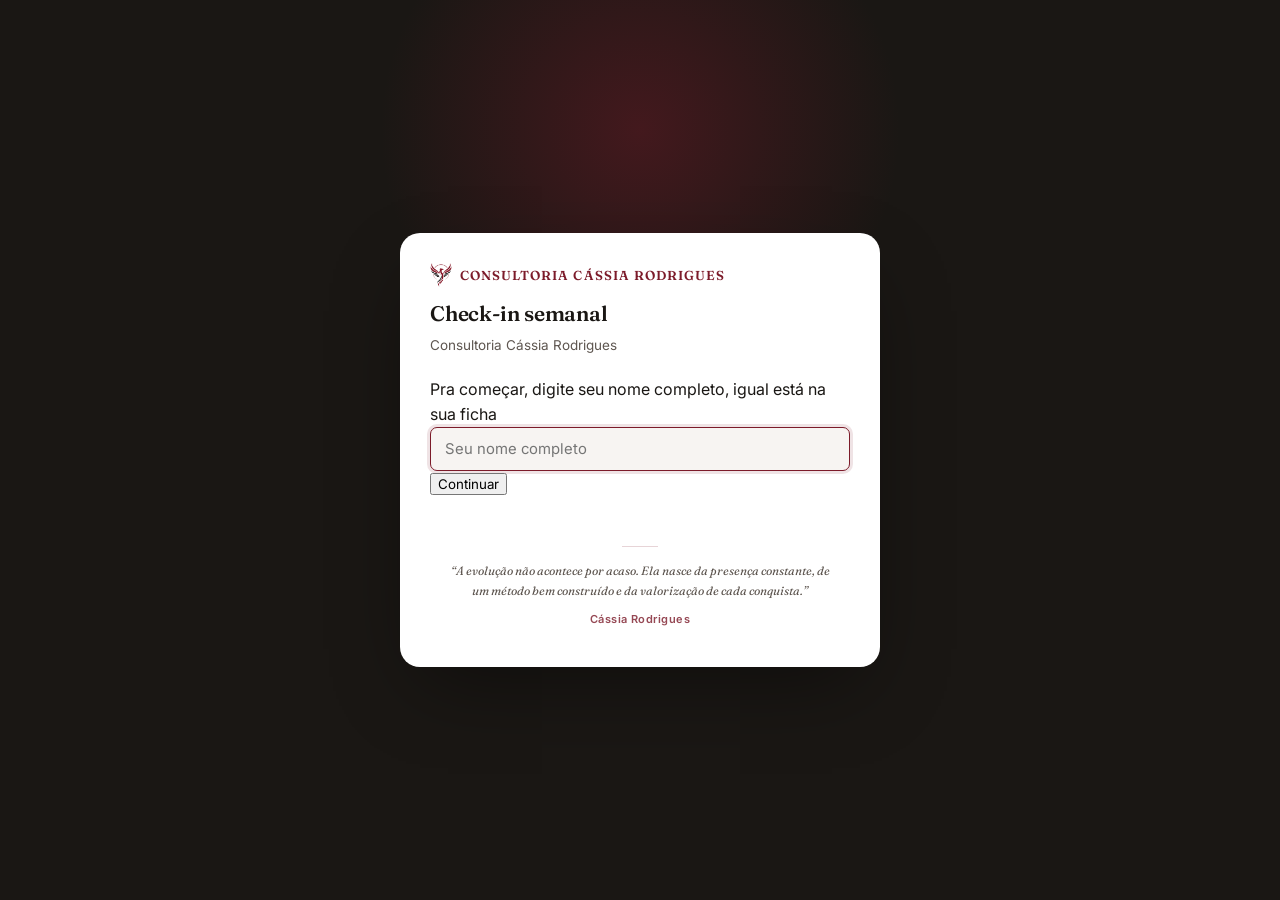
<file: checkin.html>
<!DOCTYPE html>
<html lang="pt-BR">
<head>
<meta charset="UTF-8">
<meta name="viewport" content="width=device-width, initial-scale=1.0">
<title>Check-in — Consultoria Cássia</title>
<link rel="stylesheet" href="cassia.css">
<style>
  body { background:var(--preto); }
  .estado-aceito { text-align:center; padding:10px 0; }
  .estado-aceito .selo { width:58px; height:58px; border-radius:50%; background:var(--verde-suave); color:var(--verde); display:flex; align-items:center; justify-content:center; font-size:26px; margin:6px auto 16px; }
  .estado-aceito p { font-size:13.5px; color:var(--ink-soft); line-height:1.6; margin:0; }
  .estado-erro { text-align:center; padding:20px 0; color:var(--bordo); font-size:13.5px; }
  .slider-row { display:flex; align-items:center; gap:12px; }
  .slider-row input[type="range"] { flex:1; accent-color:var(--bordo); }
  .slider-valor { font-family:var(--serif); font-weight:600; font-size:17px; color:var(--bordo); width:28px; text-align:center; flex-shrink:0; }
  .slider-legenda { display:flex; justify-content:space-between; font-size:10.5px; color:var(--ink-soft); margin-top:4px; }
  .toggle-row { display:flex; gap:8px; }
  .toggle-opcao { flex:1; text-align:center; padding:11px; border:1px solid var(--borda); border-radius:9px; font-size:13.5px; font-weight:600; color:var(--ink-soft); cursor:pointer; }
  .toggle-opcao.ativo { background:var(--bordo); border-color:var(--bordo); color:#fff; }
  .humor-grid { display:grid; grid-template-columns:repeat(5,1fr); gap:6px; }
  .humor-opcao { display:flex; flex-direction:column; align-items:center; gap:4px; padding:10px 4px; border:1px solid var(--borda); border-radius:9px; cursor:pointer; text-align:center; }
  .humor-emoji { font-size:19px; }
  .humor-opcao span:last-child { font-size:9.5px; font-weight:600; color:var(--ink-soft); line-height:1.2; }
  .humor-opcao.ativo { background:var(--bordo-suave); border-color:var(--bordo); }
  .humor-opcao.ativo span:last-child { color:var(--bordo); }
  .campo-condicional { display:none; margin-top:10px; }
  .campo-condicional.mostrar { display:block; }
  .ultimo-checkin { background:var(--cinza); border-radius:var(--radius-sm); padding:11px 14px; margin-bottom:20px; font-size:12.5px; color:var(--ink-soft); }
  @media (max-width:420px) { .humor-grid { grid-template-columns:repeat(3,1fr); } }
</style>
</head>
<body>
<div class="cr-tela-central" style="align-items:center; padding:28px 16px;">
  <div class="cr-cartao cr-cartao--md cr-animar">
    <div class="cr-cartao-topo">
      <div class="cr-marca"><img src="[data-uri]" alt="">Consultoria Cássia Rodrigues</div>
      <h1 style="font-family:var(--serif); font-size:21px; margin-top:10px;" id="titulo">Carregando...</h1>
      <div style="font-size:13.5px; color:var(--ink-soft); margin-top:5px;" id="subtitulo"></div>
    </div>
    <div class="cr-cartao-corpo" id="corpo"></div>
      <footer style="padding:20px 30px 28px;">
        <div class="cr-lema cr-lema--claro" style="padding:0;">
          <div class="cr-lema-linha"></div>
          <p class="cr-lema-texto">&ldquo;A evolução não acontece por acaso. Ela nasce da presença constante, de um método bem construído e da valorização de cada conquista.&rdquo;</p>
          <p class="cr-lema-assinatura">Cássia Rodrigues</p>
        </div>
      </footer>
  </div>
</div>
<iframe name="hiddenFrameCheckin" style="display:none;" title="envio em segundo plano"></iframe>
<script>
(function(){
  // ======= CONFIGURAÇÃO =======
  var GOOGLE_SHEETS_URL = "https://script.google.com/macros/s/AKfycbwxfWT6FzUK0wD_FiS9yPA6Fxp_2pg2Fox4vffOfd2wAiajbcjLMvJ5ggG1NxkuCFX8/exec";
  // =============================

  var params = new URLSearchParams(window.location.search);
  var nome = (params.get('nome') || '').trim();
  var tipoCheckin = params.get('tipo') || 'Semanal';
  var alunaEncontrada = null;

  function primeiroNome(nomeCompleto){
    return (nomeCompleto || '').trim().split(' ')[0] || 'você';
  }

  function formatarDataBR(valor){
    if (!valor) return null;
    var d = new Date(valor);
    if (isNaN(d.getTime())) return null;
    return d.toLocaleDateString('pt-BR');
  }

  function enviarAcao(payload){
    var form = document.createElement('form');
    form.method = 'POST';
    form.action = GOOGLE_SHEETS_URL;
    form.target = 'hiddenFrameCheckin';
    form.style.display = 'none';

    var input = document.createElement('input');
    input.type = 'hidden';
    input.name = 'payload';
    input.value = JSON.stringify(payload);
    form.appendChild(input);

    document.body.appendChild(form);
    form.submit();
    setTimeout(function(){ if (form.parentNode) form.parentNode.removeChild(form); }, 1200);
  }

  function buscarAlunas(callback){
    var nomeCallback = '__checkinCallback' + Date.now();
    var timeout = setTimeout(function(){
      delete window[nomeCallback];
      callback(null);
    }, 12000);

    window[nomeCallback] = function(dados){
      clearTimeout(timeout);
      delete window[nomeCallback];
      tag.remove();
      callback(dados);
    };

    var tag = document.createElement('script');
    tag.src = GOOGLE_SHEETS_URL + '?callback=' + nomeCallback;
    tag.onerror = function(){ clearTimeout(timeout); delete window[nomeCallback]; callback(null); };
    document.body.appendChild(tag);
  }

  function iniciar(){
    if (!nome) {
      renderizarPedirNome();
      return;
    }
    carregarCheckinDe(nome);
  }

  function renderizarPedirNome(){
    document.getElementById('titulo').textContent = 'Check-in ' + tipoCheckin.toLowerCase();
    document.getElementById('subtitulo').textContent = 'Consultoria Cássia Rodrigues';

    document.getElementById('corpo').innerHTML =
      '<div class="field"><label>Pra começar, digite seu nome completo, igual está na sua ficha</label><input type="text" id="campoNomeProprio" placeholder="Seu nome completo"></div>' +
      '<button class="btn btn-primary" id="btnContinuarNome">Continuar</button>';

    var campo = document.getElementById('campoNomeProprio');
    var btn = document.getElementById('btnContinuarNome');

    function prosseguir(){
      var valor = campo.value.trim();
      if (!valor) { campo.focus(); return; }
      nome = valor;
      carregarCheckinDe(nome);
    }

    btn.addEventListener('click', prosseguir);
    campo.addEventListener('keydown', function(e){ if (e.key === 'Enter') prosseguir(); });
    campo.focus();
  }

  function carregarCheckinDe(nomeBuscado){
    document.getElementById('titulo').textContent = 'Check-in ' + tipoCheckin.toLowerCase();
    document.getElementById('subtitulo').textContent = 'Olá, ' + primeiroNome(nomeBuscado) + '! Leva menos de um minuto.';
    document.getElementById('corpo').innerHTML = '<div class="estado-erro" style="color:var(--ink-soft);">Carregando...</div>';

    buscarAlunas(function(lista){
      if (lista) {
        var chave = nomeBuscado.toLowerCase();
        alunaEncontrada = lista.filter(function(a){
          return String(a['Nome']||'').trim().toLowerCase() === chave;
        })[0];
      }
      renderizarFormulario();
    });
  }

  function mostrarErro(msg){
    document.getElementById('titulo').textContent = 'Não foi possível abrir';
    document.getElementById('corpo').innerHTML = '<div class="estado-erro">' + msg + '</div>';
  }

  function renderizarFormulario(){
    var ultimoTexto = '';
    if (alunaEncontrada && alunaEncontrada.ultimoCheckin) {
      var dataUltimo = formatarDataBR(alunaEncontrada.ultimoCheckin['Data/Hora']);
      if (dataUltimo) ultimoTexto = '<div class="ultimo-checkin">Seu último check-in foi em ' + dataUltimo + '.</div>';
    }

    document.getElementById('corpo').innerHTML =
      ultimoTexto +

      '<div class="field">' +
        '<label>Peso atual (kg) — opcional</label>' +
        '<input type="number" step="0.1" id="ckPeso" placeholder="Ex: 68.5">' +
      '</div>' +

      '<div class="field">' +
        '<label>Semana de treino — opcional</label>' +
        '<input type="text" id="ckSemana" placeholder="Ex: Semana 4">' +
      '</div>' +

      '<div class="field">' +
        '<label>Como está sua energia essa semana?</label>' +
        '<div class="slider-row"><input type="range" id="ckEnergia" min="1" max="10" value="6"><span class="slider-valor" id="ckEnergiaValor">6</span></div>' +
        '<div class="slider-legenda"><span>Esgotada</span><span>Cheia de energia</span></div>' +
      '</div>' +

      '<div class="field">' +
        '<label>E o seu humor, de modo geral?</label>' +
        '<div class="humor-grid" id="ckHumorGrid"></div>' +
      '</div>' +

      '<div class="field">' +
        '<label>Sentiu alguma dor essa semana?</label>' +
        '<div class="toggle-row">' +
          '<div class="toggle-opcao" id="ckDorNao">Não</div>' +
          '<div class="toggle-opcao" id="ckDorSim">Sim</div>' +
        '</div>' +
        '<div class="campo-condicional" id="ckDorOndeWrap">' +
          '<input type="text" id="ckDorOnde" placeholder="Onde foi a dor?">' +
        '</div>' +
      '</div>' +

      '<div class="field">' +
        '<label>Qual foi sua maior dificuldade essa semana? — opcional</label>' +
        '<input type="text" id="ckDificuldade" placeholder="Ex: tempo, cansaço, rotina...">' +
      '</div>' +

      '<div class="field">' +
        '<label>Algo mais que queira me contar? — opcional</label>' +
        '<textarea id="ckObservacao" rows="3"></textarea>' +
      '</div>' +

      '<button class="btn btn-primary" id="btnEnviarCheckin">Enviar check-in</button>';

    ligarSlider('ckEnergia', 'ckEnergiaValor');
    ligarHumor();
    ligarToggleDor();

    document.getElementById('btnEnviarCheckin').addEventListener('click', enviarCheckin);
  }

  function ligarSlider(idInput, idValor){
    var input = document.getElementById(idInput);
    var valor = document.getElementById(idValor);
    input.addEventListener('input', function(){ valor.textContent = input.value; });
  }

  // Mesmas 5 categorias e emojis que o painel (app.js) já usa para exibir o
  // humor na listagem de check-ins — mantendo os dois lados compatíveis.
  var OPCOES_HUMOR = [
    { valor: 'Animada', emoji: '😊' },
    { valor: 'Tranquila', emoji: '🙂' },
    { valor: 'Cansada', emoji: '😮\u200d💨' },
    { valor: 'Estressada', emoji: '😣' },
    { valor: 'Desanimada', emoji: '😔' }
  ];
  var humorSelecionado = '';

  function ligarHumor(){
    var grid = document.getElementById('ckHumorGrid');
    grid.innerHTML = OPCOES_HUMOR.map(function(op){
      return '<div class="humor-opcao" data-valor="' + op.valor + '">' +
        '<span class="humor-emoji">' + op.emoji + '</span><span>' + op.valor + '</span>' +
        '</div>';
    }).join('');

    grid.querySelectorAll('.humor-opcao').forEach(function(el){
      el.addEventListener('click', function(){
        humorSelecionado = el.getAttribute('data-valor');
        grid.querySelectorAll('.humor-opcao').forEach(function(o){ o.classList.remove('ativo'); });
        el.classList.add('ativo');
      });
    });
  }

  var dorSelecionada = 'Não';
  function ligarToggleDor(){
    var btnNao = document.getElementById('ckDorNao');
    var btnSim = document.getElementById('ckDorSim');
    var wrap = document.getElementById('ckDorOndeWrap');

    function selecionar(valor){
      dorSelecionada = valor;
      btnNao.classList.toggle('ativo', valor === 'Não');
      btnSim.classList.toggle('ativo', valor === 'Sim');
      wrap.classList.toggle('mostrar', valor === 'Sim');
    }

    btnNao.addEventListener('click', function(){ selecionar('Não'); });
    btnSim.addEventListener('click', function(){ selecionar('Sim'); });
    selecionar('Não');
  }

  function enviarCheckin(){
    var btn = document.getElementById('btnEnviarCheckin');
    btn.disabled = true;
    btn.textContent = 'Enviando...';

    enviarAcao({
      tipo: 'checkin',
      nome: nome,
      tipoCheckin: tipoCheckin,
      peso: document.getElementById('ckPeso').value,
      semana: document.getElementById('ckSemana').value,
      dor: dorSelecionada,
      dorOnde: dorSelecionada === 'Sim' ? document.getElementById('ckDorOnde').value : '',
      energia: document.getElementById('ckEnergia').value,
      humor: humorSelecionado,
      dificuldade: document.getElementById('ckDificuldade').value,
      observacao: document.getElementById('ckObservacao').value
    });

    setTimeout(renderizarConfirmacao, 900);
  }

  function renderizarConfirmacao(){
    document.getElementById('titulo').textContent = 'Check-in enviado';
    document.getElementById('subtitulo').textContent = '';

    var msgFotos = '';
    if (tipoCheckin === 'Mensal' || tipoCheckin === 'Trimestral') {
      var linkFotos = 'https://cassiarodriguespersonal-ui.github.io/crm-cassia/fotos.html?nome=' + encodeURIComponent(nome);
      msgFotos = '<div style="margin-top:1.4rem; padding:1rem 1.2rem; background:#F7F4F2; border-radius:12px; text-align:center;">' +
        '<p style="font-size:.9rem; color:#3E3A36; margin:0 0 .8rem;">Seu check-in ' + tipoCheckin.toLowerCase() + ' inclui fotos de progresso. Aproveite e envie agora! 📸</p>' +
        '<a href="' + linkFotos + '" style="display:inline-block; background:#7C1B2A; color:#fff; font-weight:700; font-size:.88rem; padding:.65rem 1.4rem; border-radius:999px; text-decoration:none;">Enviar fotos agora</a>' +
      '</div>';
    }

    document.getElementById('corpo').innerHTML =
      '<div class="estado-aceito">' +
        '<div class="selo">✓</div>' +
        '<p>Recebido, ' + primeiroNome(nome) + '! Cássia já vai dar uma olhada. Até o próximo check-in. 💪</p>' +
        msgFotos +
      '</div>';
  }

  iniciar();
})();
</script>
</body>
</html>
</file>
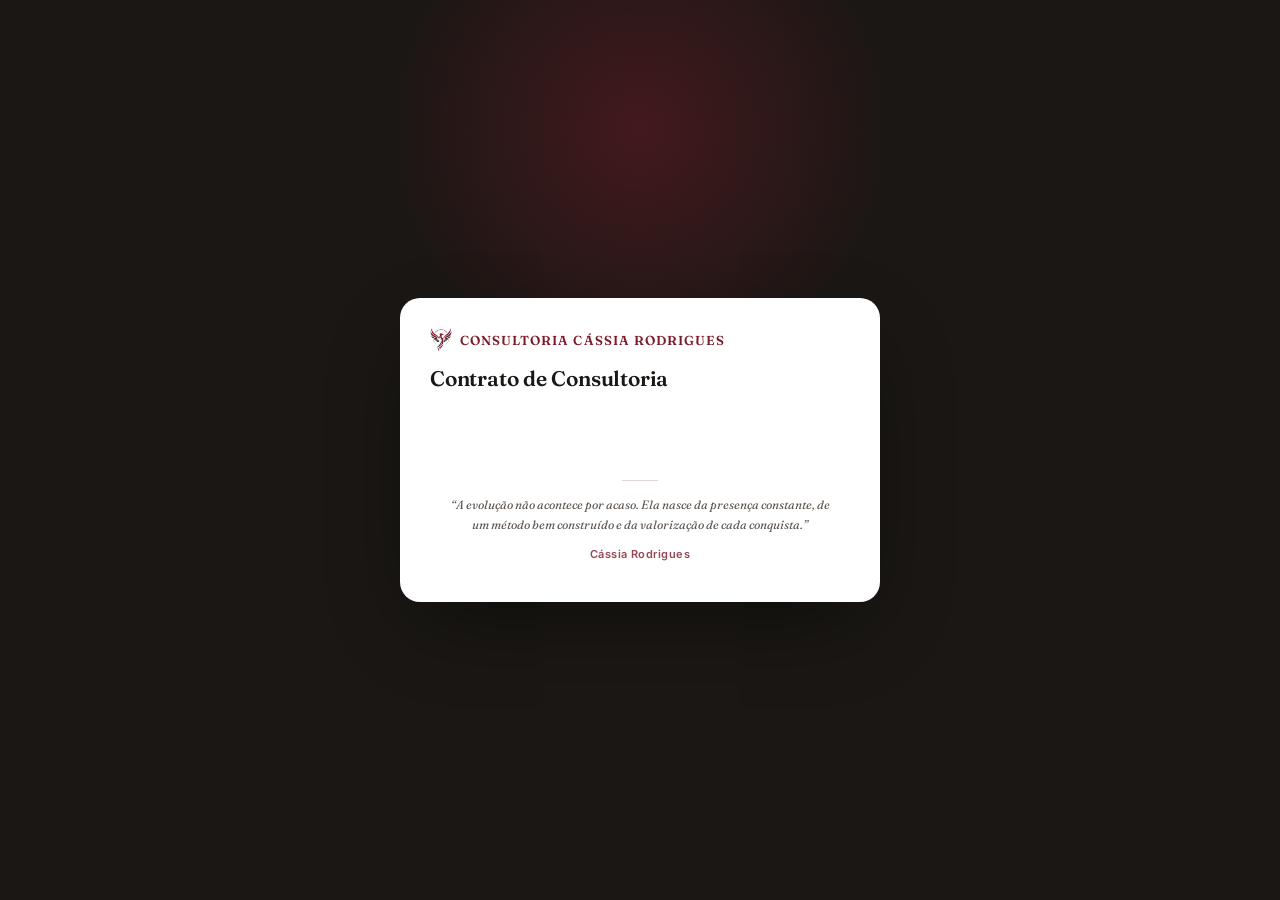
<file: contrato.html>
<!DOCTYPE html>
<html lang="pt-BR">
<head>
<meta charset="UTF-8">
<meta name="viewport" content="width=device-width, initial-scale=1.0">
<title>Contrato Digital — Consultoria Cássia</title>
<link rel="stylesheet" href="cassia.css">
<style>
  body { background:var(--preto); }
  .texto { font-size:13.5px; line-height:1.7; color:rgba(26,23,20,.85); margin-bottom:14px; }
  .link-termos { display:inline-flex; gap:6px; color:var(--bordo); font-weight:600; font-size:13px; text-decoration:none; border-bottom:1px solid var(--bordo); padding-bottom:1px; margin-bottom:18px; }
  .check-term { display:flex; align-items:flex-start; gap:11px; padding:14px; background:var(--cinza); border-radius:var(--radius-sm); margin-bottom:18px; cursor:pointer; }
  .check-term input { margin-top:3px; width:18px; height:18px; flex-shrink:0; accent-color:var(--bordo); width:auto; }
  .check-term span { font-size:13px; line-height:1.5; color:rgba(26,23,20,.85); }
  .estado-aceito { text-align:center; }
  .estado-aceito .selo { width:58px; height:58px; border-radius:50%; background:var(--verde-suave); color:var(--verde); display:flex; align-items:center; justify-content:center; font-size:26px; margin:6px auto 16px; }
  .data-aceite { font-family:var(--mono); font-size:12.5px; color:var(--verde); background:var(--verde-suave); border-radius:8px; padding:10px 14px; margin:14px 0 18px; display:inline-block; }
  .estado-erro { text-align:center; padding:20px 0; color:var(--bordo); font-size:13.5px; }
  .resumo { background:var(--cinza); border-radius:var(--radius-sm); padding:13px 15px; margin-bottom:18px; font-size:13px; }
  .resumo div { display:flex; justify-content:space-between; padding:4px 0; }
  .resumo span:first-child { color:var(--ink-soft); }
  .resumo span:last-child { font-weight:600; }
  .comprovante { display:none; }
  @media print {
    body * { visibility:hidden; }
    .comprovante, .comprovante * { visibility:visible; }
    .comprovante { display:block; position:absolute; left:0; top:0; width:100%; }
    @page { margin:0; }
  }
  .cp-topo { background:var(--preto); color:#fff; padding:36px; }
  .cp-corpo { padding:28px 36px; }
  .cp-linha { display:flex; justify-content:space-between; padding:9px 0; border-bottom:1px solid var(--borda); font-size:13px; }
  .cp-rodape { padding:20px 36px; border-top:1px solid var(--borda); font-size:11px; color:var(--ink-soft); }
</style>
</head>
<body>
<div class="cr-tela-central" style="align-items:center; padding:28px 16px;">
  <div class="cr-cartao cr-cartao--md cr-animar">
    <div class="cr-cartao-topo">
      <div class="cr-marca"><img src="[data-uri]" alt="">Consultoria Cássia Rodrigues</div>
      <h1 style="font-family:var(--serif); font-size:21px; margin-top:10px;">Contrato de Consultoria</h1>
      <p style="font-size:13.5px; color:var(--ink-soft); margin-top:5px;" id="subtitulo"></p>
    </div>
    <div class="cr-cartao-corpo" id="corpo"></div>
      <footer style="padding:20px 30px 28px;">
        <div class="cr-lema cr-lema--claro" style="padding:0;">
          <div class="cr-lema-linha"></div>
          <p class="cr-lema-texto">&ldquo;A evolução não acontece por acaso. Ela nasce da presença constante, de um método bem construído e da valorização de cada conquista.&rdquo;</p>
          <p class="cr-lema-assinatura">Cássia Rodrigues</p>
        </div>
      </footer>
  </div>
</div>
<script>
(function(){
  // ======= CONFIGURAÇÃO =======
  var GOOGLE_SHEETS_URL = "https://script.google.com/macros/s/AKfycbwxfWT6FzUK0wD_FiS9yPA6Fxp_2pg2Fox4vffOfd2wAiajbcjLMvJ5ggG1NxkuCFX8/exec";
  var CREF_TREINADORA = "CREF 020444-G/PA";
  // =============================

  var params = new URLSearchParams(window.location.search);
  var nome = (params.get('nome') || '').trim();
  var alunaEncontrada = null;
  var contratoAtual = null;

  function primeiroNome(nomeCompleto){
    return (nomeCompleto || '').trim().split(' ')[0] || 'você';
  }

  function formatarDataBR(valor){
    if (!valor) return '—';
    var d = new Date(valor);
    if (isNaN(d.getTime())) return String(valor);
    return d.toLocaleDateString('pt-BR');
  }

  // O Sheets, às vezes, entende "14:22" como horário e guarda como data
  // interna (ano 1899 característico). Isso devolve "HH:mm" limpo sempre.
  function horaLimpa(valor){
    if (!valor) return '';
    var texto = String(valor);
    if (/^\d{1,2}:\d{2}$/.test(texto)) return texto;
    var d = new Date(texto);
    if (!isNaN(d.getTime())) {
      return String(d.getHours()).padStart(2,'0') + ':' + String(d.getMinutes()).padStart(2,'0');
    }
    return texto;
  }

  function enviarAcao(payload){
    var form = document.createElement('form');
    form.method = 'POST';
    form.action = GOOGLE_SHEETS_URL;
    form.target = 'hiddenFrameContrato';
    form.style.display = 'none';

    var input = document.createElement('input');
    input.type = 'hidden';
    input.name = 'payload';
    input.value = JSON.stringify(payload);
    form.appendChild(input);

    document.body.appendChild(form);
    form.submit();
    setTimeout(function(){ if (form.parentNode) form.parentNode.removeChild(form); }, 1200);
  }

  function buscarAlunas(callback){
    var nomeCallback = '__contratoCallback' + Date.now();
    var timeout = setTimeout(function(){
      delete window[nomeCallback];
      callback(null);
    }, 12000);

    window[nomeCallback] = function(dados){
      clearTimeout(timeout);
      delete window[nomeCallback];
      tag.remove();
      callback(dados);
    };

    var tag = document.createElement('script');
    tag.src = GOOGLE_SHEETS_URL + '?callback=' + nomeCallback;
    tag.onerror = function(){ clearTimeout(timeout); delete window[nomeCallback]; callback(null); };
    document.body.appendChild(tag);
  }

  function iniciar(){
    if (!nome) {
      renderizarPedirNome();
      return;
    }
    carregarContratoDe(nome);
  }

  function renderizarPedirNome(){
    document.getElementById('titulo').textContent = 'Contrato Digital';
    document.getElementById('subtitulo').textContent = 'Consultoria Cássia Rodrigues';

    document.getElementById('corpo').innerHTML =
      '<div class="texto">Pra abrir o seu contrato, digite seu nome completo exatamente como está na sua ficha de avaliação.</div>' +
      '<div class="field-nome">' +
        '<input type="text" id="campoNomeProprio" placeholder="Seu nome completo">' +
      '</div>' +
      '<button class="btn btn-primary" id="btnContinuarNome">Continuar</button>';

    var campo = document.getElementById('campoNomeProprio');
    var btn = document.getElementById('btnContinuarNome');

    function prosseguir(){
      var valor = campo.value.trim();
      if (!valor) { campo.focus(); return; }
      nome = valor;
      carregarContratoDe(nome);
    }

    btn.addEventListener('click', prosseguir);
    campo.addEventListener('keydown', function(e){ if (e.key === 'Enter') prosseguir(); });
    campo.focus();
  }

  function carregarContratoDe(nomeBuscado){
    document.getElementById('titulo').textContent = 'Contrato Digital';
    document.getElementById('subtitulo').textContent = 'Olá, ' + primeiroNome(nomeBuscado);
    document.getElementById('corpo').innerHTML = '<div class="estado-erro" style="color:var(--ink-soft);">Carregando...</div>';

    buscarAlunas(function(lista){
      if (!lista) {
        mostrarErro('Não consegui carregar agora. Verifique sua internet e tente recarregar a página.');
        return;
      }

      var chave = nomeBuscado.toLowerCase();
      alunaEncontrada = lista.filter(function(a){
        return String(a['Nome']||'').trim().toLowerCase() === chave;
      })[0];

      if (!alunaEncontrada) {
        mostrarErro('Não encontrei esse nome no cadastro ainda. Confirme se digitou exatamente como está na sua ficha, ou fale com a Cássia.');
        return;
      }

      contratoAtual = alunaEncontrada.contrato;

      if (contratoAtual && contratoAtual['Status'] === 'Aceito') {
        renderizarAceito();
      } else {
        renderizarPendente();
      }
    });
  }

  function mostrarErro(msg){
    document.getElementById('titulo').textContent = 'Não foi possível abrir';
    document.getElementById('corpo').innerHTML = '<div class="estado-erro">' + msg + '</div>';
  }

  function renderizarPendente(){
    document.getElementById('titulo').textContent = 'Contrato Digital';

    document.getElementById('corpo').innerHTML =
      '<div class="resumo">' +
        '<div><span>Aluna</span><span>' + alunaEncontrada['Nome'] + '</span></div>' +
      '</div>' +
      '<div class="texto">Este documento formaliza a contratação dos serviços de personal training prestados por <b>Cássia Rodrigues</b>, ' + CREF_TREINADORA + '.</div>' +
      '<div class="texto">Ao aceitar, você confirma que leu e concorda integralmente com os Termos de Uso e a Política de Privacidade da Consultoria, incluindo as cláusulas sobre uso de imagem, pagamentos e tratamento de dados pessoais.</div>' +
      '<a class="link-termos" href="termos-uso.html" target="_blank" rel="noopener">Ler os Termos completos →</a>' +
      '<label class="check-term">' +
        '<input type="checkbox" id="checkAceite">' +
        '<span>Li e concordo com os Termos de Uso e a Política de Privacidade da Consultoria Cássia Rodrigues.</span>' +
      '</label>' +
      '<button class="btn btn-primary" id="btnAceitar" disabled>Aceitar contrato</button>';

    document.getElementById('checkAceite').addEventListener('change', function(e){
      document.getElementById('btnAceitar').disabled = !e.target.checked;
    });

    document.getElementById('btnAceitar').addEventListener('click', function(){
      var btn = this;
      btn.disabled = true;
      btn.textContent = 'Registrando...';

      if (!contratoAtual) {
        enviarAcao({ tipo: 'gerar_contrato', nome: alunaEncontrada['Nome'] });
        setTimeout(function(){
          enviarAcao({ tipo: 'aceitar_contrato', nome: alunaEncontrada['Nome'] });
          setTimeout(confirmarNaTela, 900);
        }, 900);
      } else {
        enviarAcao({ tipo: 'aceitar_contrato', nome: alunaEncontrada['Nome'] });
        setTimeout(confirmarNaTela, 900);
      }
    });
  }

  function confirmarNaTela(){
    var agora = new Date();
    contratoAtual = {
      'Nome': alunaEncontrada['Nome'],
      'Data Aceite': agora.toISOString(),
      'Hora Aceite': String(agora.getHours()).padStart(2,'0') + ':' + String(agora.getMinutes()).padStart(2,'0'),
      'Status': 'Aceito'
    };
    renderizarAceito();
  }

  function renderizarAceito(){
    document.getElementById('titulo').textContent = 'Contrato aceito';

    var idAluna = alunaEncontrada['ID'] || '';
    var linkAnamnese = idAluna ? 'anamnese.html?id=' + encodeURIComponent(idAluna) : 'anamnese.html';

    document.getElementById('corpo').innerHTML =
      '<div class="estado-aceito">' +
        '<div class="selo">✓</div>' +
        '<div style="font-size:13.5px; color:var(--ink-soft);">Tudo certo, ' + primeiroNome(alunaEncontrada['Nome']) + '. Seu aceite já está registrado.</div>' +
        '<div class="data-aceite">' + formatarDataBR(contratoAtual['Data Aceite']) + ' às ' + (horaLimpa(contratoAtual['Hora Aceite']) || '—') + '</div>' +
        '<a class="btn btn-primary" style="display:block; text-align:center; text-decoration:none; margin-top:6px;" href="' + linkAnamnese + '">Continuar para sua ficha de avaliação →</a>' +
        '<button class="btn btn-ghost" id="btnComprovante">Baixar comprovante</button>' +
      '</div>';

    montarComprovante();
    document.getElementById('btnComprovante').addEventListener('click', function(){ window.print(); });
  }

  function montarComprovante(){
    var logoImg = document.querySelector('.marca img');
    var logoSrc = logoImg ? logoImg.src : '';
    var logoHtml = logoSrc
      ? '<div style="width:30px; height:30px; border-radius:50%; background:#fff; display:flex; align-items:center; justify-content:center; flex-shrink:0;"><img src="' + logoSrc + '" style="width:19px; height:auto; display:block;" alt=""></div>'
      : '';
    document.getElementById('comprovante').innerHTML =
      '<div class="cp-topo"><div class="marca" style="display:flex; align-items:center; gap:10px; color:#D98994;">' + logoHtml + '<span>Consultoria Cássia Rodrigues</span></div><h2 style="color:#fff; margin-top:10px;">Comprovante de Aceite de Contrato</h2></div>' +
      '<div class="cp-corpo">' +
        '<div class="cp-linha"><span>Aluna</span><span>' + alunaEncontrada['Nome'] + '</span></div>' +
        '<div class="cp-linha"><span>Data do aceite</span><span>' + formatarDataBR(contratoAtual['Data Aceite']) + '</span></div>' +
        '<div class="cp-linha"><span>Horário do aceite</span><span>' + (horaLimpa(contratoAtual['Hora Aceite']) || '—') + '</span></div>' +
        '<div class="cp-linha"><span>Status</span><span>Aceito</span></div>' +
      '</div>' +
      '<div class="cp-rodape">Cássia Rodrigues — ' + CREF_TREINADORA + ' — cassiarodriguespersonal@gmail.com</div>';
  }

  iniciar();
})();
</script>
</body>
</html>
</file>
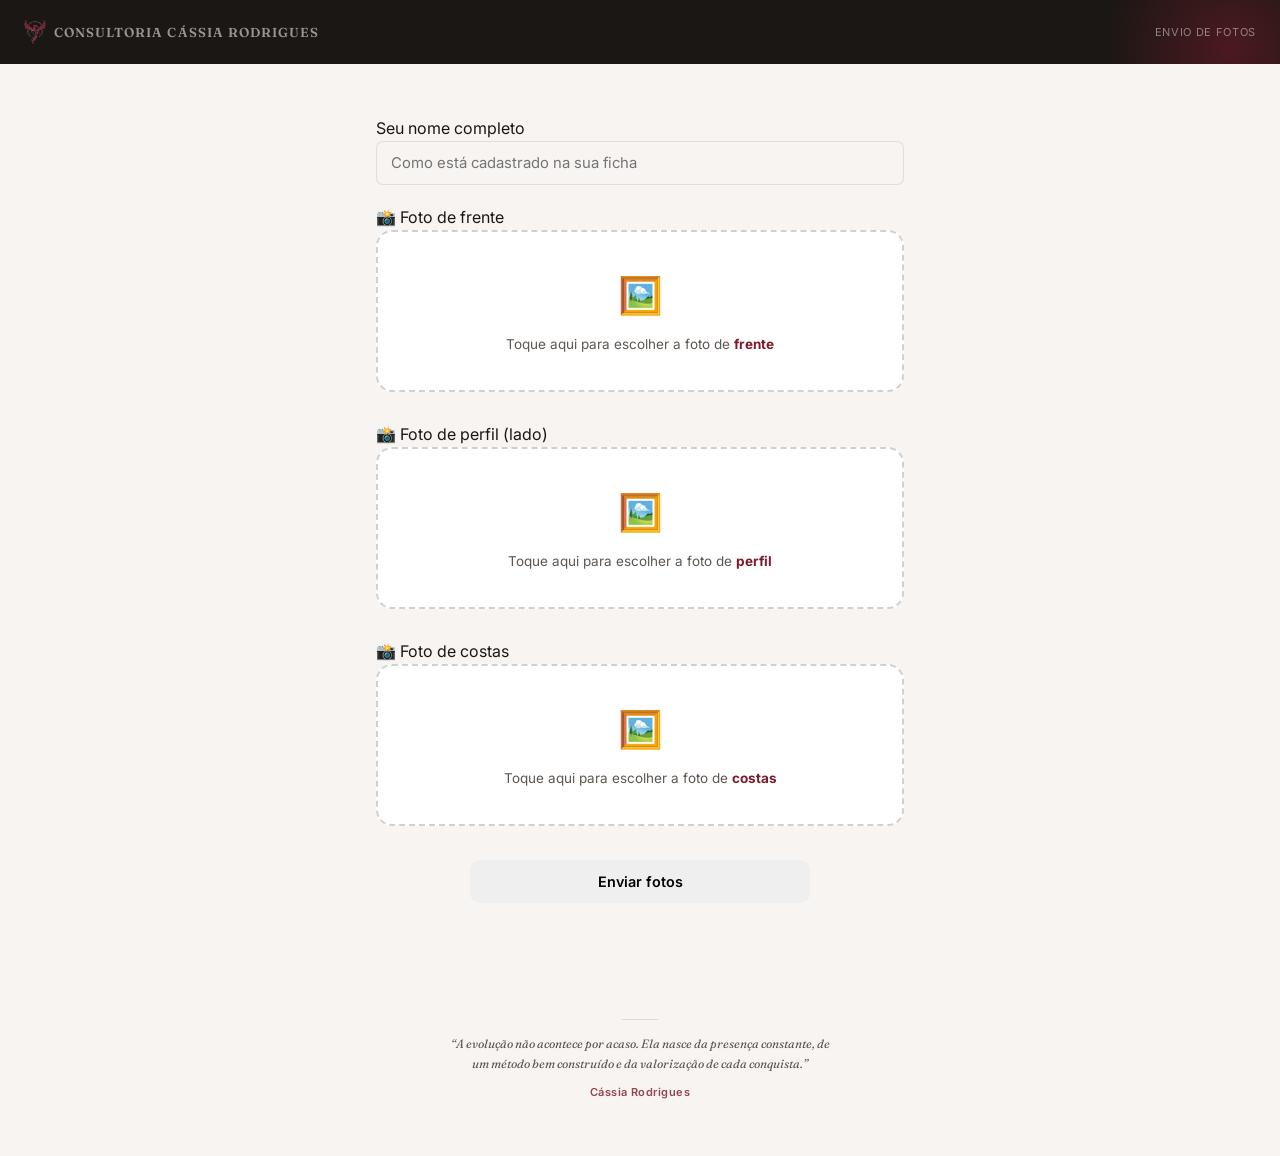
<file: fotos.html>
<!DOCTYPE html>
<html lang="pt-BR">
<head>
<meta charset="UTF-8">
<meta name="viewport" content="width=device-width, initial-scale=1.0">
<title>Envio de Fotos — Consultoria Cássia</title>
<link rel="stylesheet" href="cassia.css">
<style>
  body { background:var(--cinza); }
  .zona-upload {
    display:block;
    width:100%;
    box-sizing:border-box;
    border:2px dashed var(--borda-forte);
    border-radius:var(--radius);
    padding:36px 20px;
    text-align:center;
    cursor:pointer;
    transition:border-color .15s, background .15s;
    background:#fff;
    margin-bottom:14px;
  }
  .zona-upload:hover, .zona-upload.drag { border-color:var(--bordo); background:var(--bordo-suave); }
  .zona-upload .icone { font-size:36px; margin-bottom:10px; }
  .zona-upload p { font-size:13.5px; color:var(--ink-soft); margin:0; line-height:1.5; }
  .zona-upload strong { color:var(--bordo); }
  .preview-grid { display:grid; grid-template-columns:repeat(auto-fill,minmax(100px,1fr)); gap:10px; margin-top:14px; }
  .preview-item { position:relative; aspect-ratio:1; border-radius:8px; overflow:hidden; background:var(--cinza); }
  .preview-item img { width:100%; height:100%; object-fit:cover; }
  .preview-item .remover { position:absolute; top:4px; right:4px; background:rgba(0,0,0,.55); color:#fff; border:none; border-radius:50%; width:22px; height:22px; font-size:12px; display:flex; align-items:center; justify-content:center; cursor:pointer; }
  .progress-bar { height:4px; border-radius:2px; background:var(--borda); overflow:hidden; margin-top:8px; }
  .progress-bar-inner { height:100%; background:var(--bordo); transition:width .3s; }
  .estado-sucesso { text-align:center; padding:40px 0; }
  .estado-sucesso .selo { width:64px; height:64px; border-radius:50%; background:var(--verde-suave); color:var(--verde); display:flex; align-items:center; justify-content:center; font-size:28px; margin:0 auto 18px; }
  .hidden { display: none !important; }
  .preview-grid.show { display: grid; margin-top: 10px; }
  .preview-grid img { width: 100%; border-radius: 8px; }
  .preview-grid span { display: block; font-size: .75rem; color: #888; margin-top: 4px; text-align: center; }
</style>
</head>
<body class="cr-tela-page">
  <header class="cr-header">
    <div class="cr-marca cr-marca--clara"><img src="[data-uri]" alt="">Consultoria Cássia Rodrigues</div>
    <span style="font-size:11px; color:rgba(255,255,255,.45); letter-spacing:.06em;">ENVIO DE FOTOS</span>
  </header>

  <main style="max-width:600px; margin:0 auto; padding:28px 16px 64px;" id="corpo-fotos">
    <div id="uploadCard" class="cr-card" style="padding:24px 20px 28px;">

      <!-- Nome da aluna -->
      <div class="field" style="margin-bottom:20px;">
        <label class="cr-label" for="nomeAluno">Seu nome completo</label>
        <input class="cr-input" type="text" id="nomeAluno" placeholder="Como está cadastrado na sua ficha" autocomplete="name">
        <p id="avisoNomeNaoEncontrado" class="hidden" style="margin:.45rem 0 0; font-size:.82rem; color:#B85C00;">
          ⚠️ Nome não encontrado no sistema. Confira se está escrito exatamente como na sua ficha de avaliação.
        </p>
      </div>

      <!-- Foto de frente -->
      <div class="field" style="margin-bottom:16px;">
        <label class="cr-label" for="fotoFrente">📸 Foto de frente</label>
        <label class="zona-upload" for="fotoFrente" id="zonaFrente">
          <div class="icone">🖼️</div>
          <p>Toque aqui para escolher a foto de <strong>frente</strong></p>
        </label>
        <input type="file" id="fotoFrente" accept="image/*" style="display:none;">
        <div class="preview-grid" id="previewFrente"></div>
      </div>

      <!-- Foto de perfil -->
      <div class="field" style="margin-bottom:16px;">
        <label class="cr-label" for="fotoPerfil">📸 Foto de perfil (lado)</label>
        <label class="zona-upload" for="fotoPerfil" id="zonaPerfil">
          <div class="icone">🖼️</div>
          <p>Toque aqui para escolher a foto de <strong>perfil</strong></p>
        </label>
        <input type="file" id="fotoPerfil" accept="image/*" style="display:none;">
        <div class="preview-grid" id="previewPerfil"></div>
      </div>

      <!-- Foto de costas -->
      <div class="field" style="margin-bottom:20px;">
        <label class="cr-label" for="fotoCostas">📸 Foto de costas</label>
        <label class="zona-upload" for="fotoCostas" id="zonaCostas">
          <div class="icone">🖼️</div>
          <p>Toque aqui para escolher a foto de <strong>costas</strong></p>
        </label>
        <input type="file" id="fotoCostas" accept="image/*" style="display:none;">
        <div class="preview-grid" id="previewCostas"></div>
      </div>

      <!-- Erro -->
      <p id="erroEnvio" class="hidden" style="color:#C0392B; font-size:.85rem; margin:0 0 12px;">
        ⚠️ Preencha seu nome e envie ao menos uma foto.
      </p>

      <!-- Botão -->
      <div class="cta-wrap" style="text-align:center;">
        <button class="cr-btn cr-btn--primary" id="btnEnviarFotos" style="width:100%; max-width:340px;">
          Enviar fotos
        </button>
      </div>

      <!-- Confirmação (oculta até o envio) -->
      <div id="confirmacaoEnvio" class="hidden estado-sucesso" style="padding:32px 0;">
        <div class="selo" style="background:#DEEAE1; color:#3E6650; width:64px; height:64px; border-radius:50%; display:flex; align-items:center; justify-content:center; font-size:28px; margin:0 auto 16px;">✓</div>
        <p style="font-size:1.05rem; font-weight:600; color:#3E6650; margin:0 0 8px;">Fotos enviadas com sucesso!</p>
        <p style="font-size:.88rem; color:#666; margin:0;">Cássia recebeu suas fotos e vai analisar em breve. 💪</p>
      </div>

    </div>
  </main>

  <div style="text-align:center; padding:24px 20px 40px;">
    <div class="cr-lema cr-lema--claro">
      <div class="cr-lema-linha"></div>
      <p class="cr-lema-texto">&ldquo;A evolução não acontece por acaso. Ela nasce da presença constante, de um método bem construído e da valorização de cada conquista.&rdquo;</p>
      <p class="cr-lema-assinatura">Cássia Rodrigues</p>
    </div>
  </div>
<iframe name="hiddenFrame" id="hiddenFrame" style="display:none;" title="envio em segundo plano"></iframe>
<script>
  (function(){
    var GOOGLE_SHEETS_URL = "https://script.google.com/macros/s/AKfycbwxfWT6FzUK0wD_FiS9yPA6Fxp_2pg2Fox4vffOfd2wAiajbcjLMvJ5ggG1NxkuCFX8/exec";

    function comprimirImagem(file, maxDim, qualidade){
      return new Promise(function(resolve){
        if(!file){ resolve(null); return; }
        var reader = new FileReader();
        reader.onload = function(e){
          var img = new Image();
          img.onload = function(){
            var w = img.width, h = img.height;
            if(w > h && w > maxDim){ h = Math.round(h * (maxDim/w)); w = maxDim; }
            else if(h >= w && h > maxDim){ w = Math.round(w * (maxDim/h)); h = maxDim; }
            var canvas = document.createElement('canvas');
            canvas.width = w; canvas.height = h;
            canvas.getContext('2d').drawImage(img, 0, 0, w, h);
            resolve(canvas.toDataURL('image/jpeg', qualidade).split(',')[1]);
          };
          img.onerror = function(){ resolve(null); };
          img.src = e.target.result;
        };
        reader.onerror = function(){ resolve(null); };
        reader.readAsDataURL(file);
      });
    }

    function ativarPreview(inputId, previewId){
      var input = document.getElementById(inputId);
      var preview = document.getElementById(previewId);
      input.addEventListener('change', function(){
        var file = input.files && input.files[0];
        if(!file){ preview.classList.remove('show'); preview.innerHTML=''; return; }
        var reader = new FileReader();
        reader.onload = function(e){
          preview.innerHTML = '<img src="'+e.target.result+'" alt=""><span>'+file.name+'</span>';
          preview.classList.add('show');
        };
        reader.readAsDataURL(file);
      });
    }
    ativarPreview('fotoFrente','previewFrente');
    ativarPreview('fotoPerfil','previewPerfil');
    ativarPreview('fotoCostas','previewCostas');

    // ---- busca os nomes já cadastrados, para avisar sobre possíveis erros de digitação ----
    var NOMES_CADASTRADOS = null; // null = ainda carregando / não foi possível carregar
    (function carregarNomes(){
      var nomeCallback = '__fotosNomesCallback';
      window[nomeCallback] = function(dados){
        NOMES_CADASTRADOS = dados.map(function(a){ return String(a['Nome']||'').trim().toLowerCase(); });
      };
      var tag = document.createElement('script');
      tag.src = GOOGLE_SHEETS_URL + '?callback=' + nomeCallback;
      tag.onerror = function(){ NOMES_CADASTRADOS = false; };
      document.body.appendChild(tag);
    })();

    document.getElementById('nomeAluno').addEventListener('blur', function(){
      var aviso = document.getElementById('avisoNomeNaoEncontrado');
      var nome = this.value.trim().toLowerCase();
      if(!nome || !Array.isArray(NOMES_CADASTRADOS)){ aviso.classList.add('hidden'); return; }
      var encontrado = NOMES_CADASTRADOS.indexOf(nome) !== -1;
      aviso.classList.toggle('hidden', encontrado);
    });

    function enviarParaPlanilha(dados){
      var form = document.createElement('form');
      form.method = 'POST';
      form.action = GOOGLE_SHEETS_URL;
      form.target = 'hiddenFrame';
      form.style.display = 'none';
      var input = document.createElement('input');
      input.type = 'hidden';
      input.name = 'payload';
      input.value = JSON.stringify(dados);
      form.appendChild(input);
      document.body.appendChild(form);
      form.submit();
      setTimeout(function(){ if(form.parentNode) form.parentNode.removeChild(form); }, 1500);
    }

    document.getElementById('btnEnviarFotos').addEventListener('click', function(){
      var btn = this;
      var nome = document.getElementById('nomeAluno').value.trim();
      var fFrente = document.getElementById('fotoFrente').files[0];
      var fPerfil = document.getElementById('fotoPerfil').files[0];
      var fCostas = document.getElementById('fotoCostas').files[0];
      var erro = document.getElementById('erroEnvio');

      if(!nome || (!fFrente && !fPerfil && !fCostas)){
        erro.classList.add('show');
        return;
      }
      erro.classList.remove('show');

      if(Array.isArray(NOMES_CADASTRADOS) && NOMES_CADASTRADOS.indexOf(nome.toLowerCase()) === -1){
        var continuarNome = window.confirm('Não encontramos "' + nome + '" cadastrado no sistema. Confira se digitou seu nome exatamente como está na sua ficha de avaliação.\n\nClique OK para enviar assim mesmo, ou Cancelar para corrigir o nome.');
        if(!continuarNome) return;
      }

      var faltando = [!fFrente && 'frente', !fPerfil && 'perfil', !fCostas && 'costas'].filter(Boolean);
      if(faltando.length > 0 && faltando.length < 3){
        var continuarFotos = window.confirm('Faltou anexar a foto de ' + faltando.join(' e ') + '. Quer enviar só as fotos que já anexou mesmo assim?\n\nClique OK para enviar só essas, ou Cancelar para voltar e anexar as outras.');
        if(!continuarFotos) return;
      }

      var textoOriginal = btn.textContent;
      btn.disabled = true;
      btn.textContent = 'Enviando...';

      Promise.all([
        comprimirImagem(fFrente, 1100, 0.78),
        comprimirImagem(fPerfil, 1100, 0.78),
        comprimirImagem(fCostas, 1100, 0.78)
      ]).then(function(resultados){
        enviarParaPlanilha({
          tipo: 'fotos_separadas',
          nome: nome,
          fotoFrenteBase64: resultados[0],
          fotoPerfilBase64: resultados[1],
          fotoCostasBase64: resultados[2]
        });
        document.getElementById('uploadCard').querySelectorAll('.field, .cta-wrap').forEach(function(el){ el.classList.add('hidden'); });
        document.getElementById('confirmacaoEnvio').classList.remove('hidden');
      });
    });
  })();
  </script>
</body>
</html>
</file>
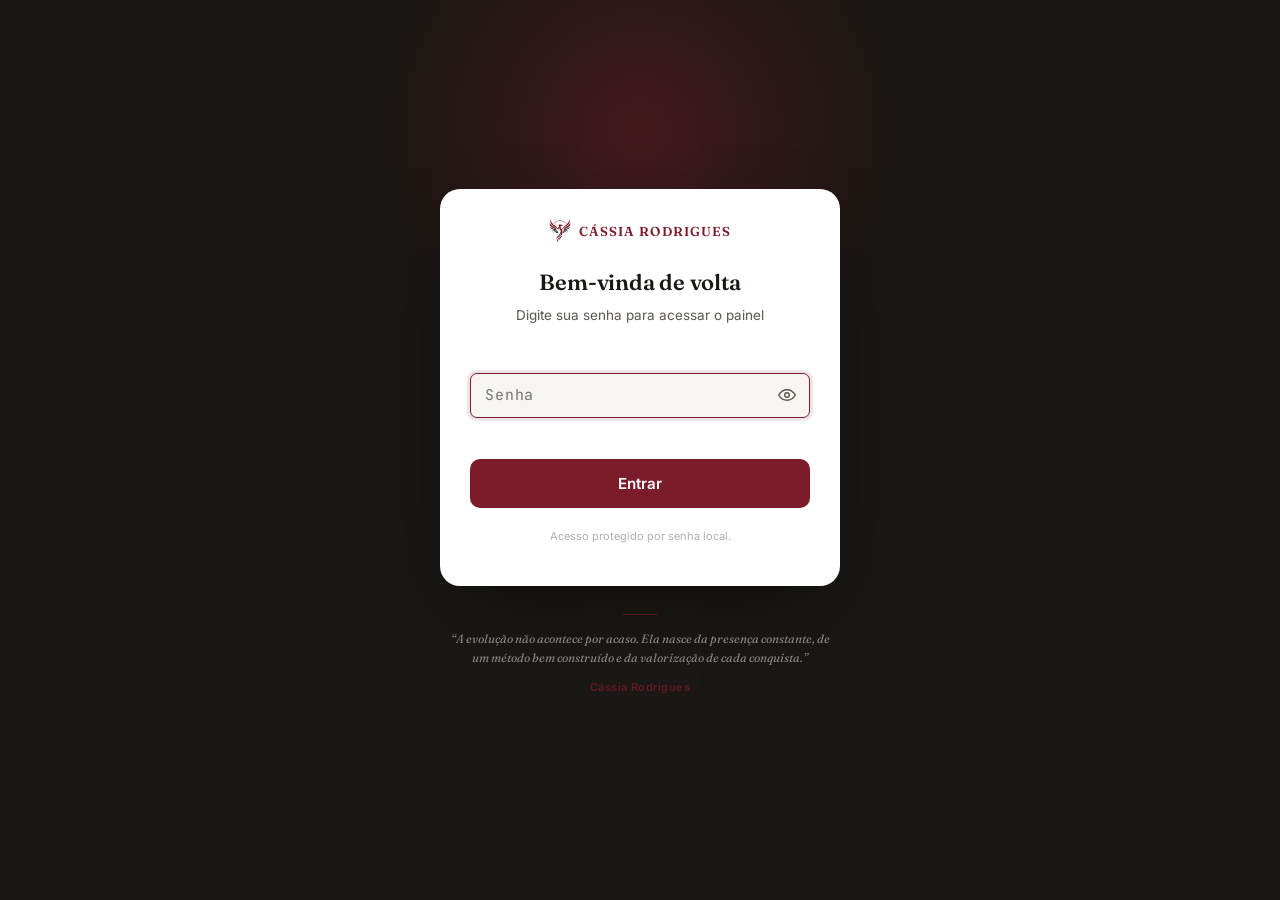
<file: login.html>
<!DOCTYPE html>
<html lang="pt-BR">
<head>
<meta charset="UTF-8">
<meta name="viewport" content="width=device-width, initial-scale=1.0">
<title>Acesso — Cássia Rodrigues</title>
<link rel="stylesheet" href="cassia.css">
<style>
  body { background:var(--preto); }
  .campo-senha { position:relative; margin-bottom:12px; }
  .campo-senha input { padding-right:46px; }
  .btn-olho { position:absolute; right:6px; top:50%; transform:translateY(-50%); background:none; border:none; cursor:pointer; padding:8px; color:var(--ink-soft); display:flex; transition:color .15s; }
  .btn-olho:hover { color:var(--bordo); }
  .msg-erro { font-size:12.5px; color:var(--bordo); margin-bottom:12px; min-height:18px; font-weight:500; }
  .rodape-nota { margin-top:20px; font-size:11px; color:rgba(26,23,20,.35); line-height:1.5; text-align:center; }
</style>
</head>
<body>
<div class="cr-tela-central">
  <div class="cr-cartao cr-cartao--sm cr-animar" id="cartao">
    <div class="cr-cartao-topo" style="text-align:center;">
      <div class="cr-marca" style="justify-content:center;"><img src="[data-uri]" alt="">Cássia Rodrigues</div>
      <h1 style="font-family:var(--serif); font-size:22px; margin:22px 0 6px;">Bem-vinda de volta</h1>
      <p style="font-size:13.5px; color:var(--ink-soft); margin:0 0 24px;">Digite sua senha para acessar o painel</p>
    </div>
    <div class="cr-cartao-corpo">
      <form id="formLogin" autocomplete="off">
        <div class="campo-senha">
          <input type="password" id="campoSenha" placeholder="Senha" autofocus>
          <button type="button" class="btn-olho" id="btnOlho" aria-label="Mostrar senha">
            <svg width="18" height="18" viewBox="0 0 24 24" fill="none" stroke="currentColor" stroke-width="2"><path d="M1 12s4-7 11-7 11 7 11 7-4 7-11 7-11-7-11-7z"/><circle cx="12" cy="12" r="3"/></svg>
          </button>
        </div>
        <div class="msg-erro" id="msgErro"></div>
        <button type="submit" class="cr-btn cr-btn--primario cr-btn--full cr-btn--lg">Entrar</button>
      </form>
      <p class="rodape-nota">Acesso protegido por senha local.</p>
    </div>
  </div>

  <div class="cr-lema" style="margin-top:28px; max-width:420px;">
    <div class="cr-lema-linha"></div>
    <p class="cr-lema-texto">&ldquo;A evolução não acontece por acaso. Ela nasce da presença constante, de um método bem construído e da valorização de cada conquista.&rdquo;</p>
    <p class="cr-lema-assinatura">Cássia Rodrigues</p>
  </div>
</div>
<script>
  const SENHA = 'Consultoria'; // ← troque aqui
  const DESTINO = 'index.html';
  const HORAS_SESSAO = 12;
  const form = document.getElementById('formLogin');
  const campo = document.getElementById('campoSenha');
  const erro = document.getElementById('msgErro');
  const cartao = document.getElementById('cartao');
  document.getElementById('btnOlho').addEventListener('click', () => {
    campo.type = campo.type === 'password' ? 'text' : 'password';
  });
  form.addEventListener('submit', e => {
    e.preventDefault();
    if (campo.value === SENHA) {
      sessionStorage.setItem('cassia_admin_auth','ok');
      sessionStorage.setItem('cassia_admin_auth_expira', String(Date.now() + HORAS_SESSAO * 3600000));
      window.location.href = DESTINO;
    } else {
      erro.textContent = 'Senha incorreta. Tente novamente.';
      campo.value = ''; campo.focus();
      cartao.classList.remove('cr-tremer');
      void cartao.offsetWidth;
      cartao.classList.add('cr-tremer');
    }
  });
</script>
</body>
</html>
</file>
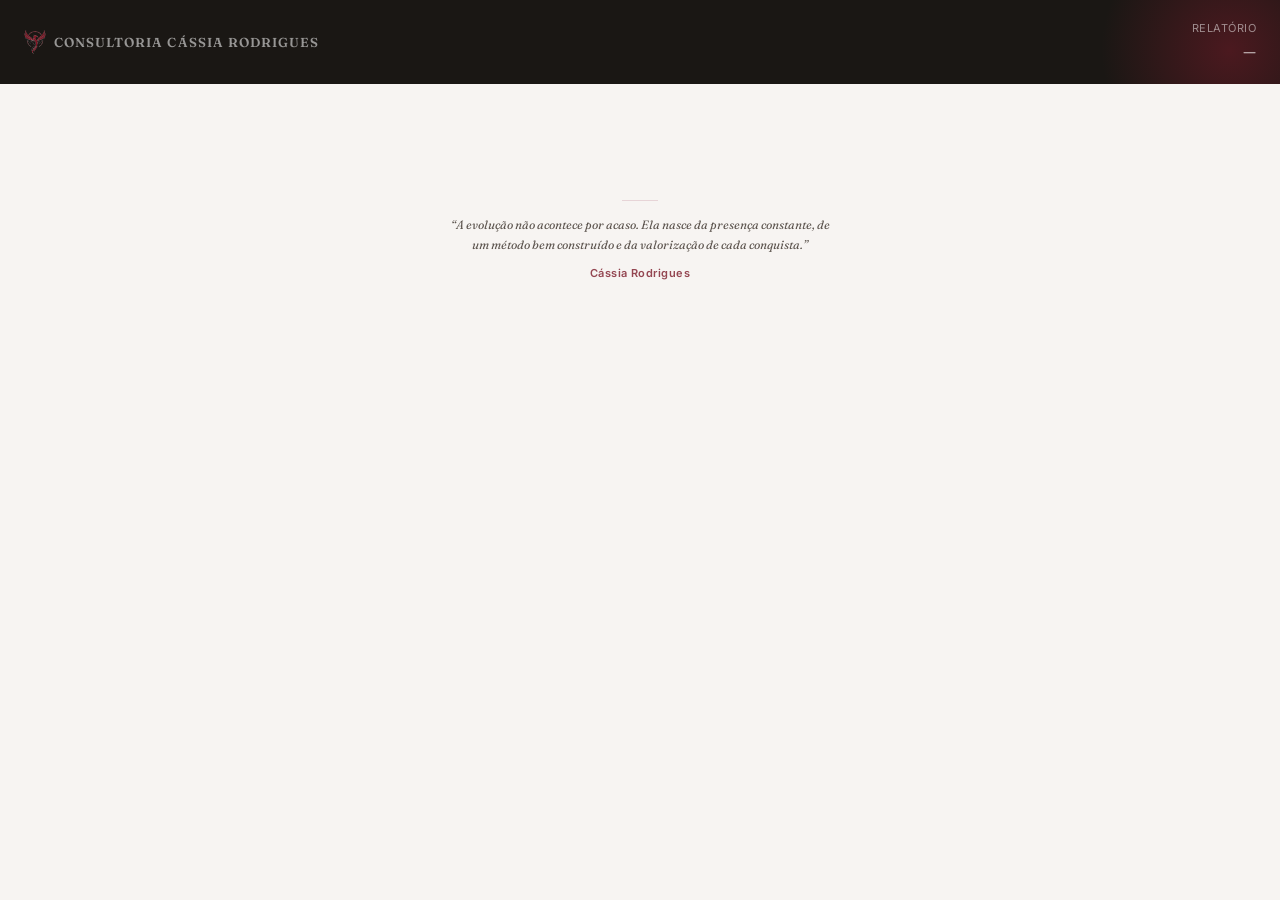
<file: relatorioaluna.html>
<!DOCTYPE html>
<html lang="pt-BR">
<head>
<meta charset="UTF-8">
<meta name="viewport" content="width=device-width, initial-scale=1.0">
<title>Relatório — Consultoria Cássia</title>
<link rel="stylesheet" href="cassia.css">
<style>
  body { background:var(--cinza); }
  .card-stat { background:#fff; border-radius:var(--radius-sm); padding:16px 18px; box-shadow:var(--shadow-card); }
  .card-stat .valor { font-family:var(--serif); font-size:28px; font-weight:600; color:var(--bordo); line-height:1; }
  .card-stat .rotulo { font-size:11px; color:var(--ink-soft); text-transform:uppercase; letter-spacing:.05em; margin-top:4px; }
  .grid-stats { display:grid; grid-template-columns:repeat(auto-fill,minmax(130px,1fr)); gap:12px; margin-bottom:20px; }
  .secao-titulo { font-size:11px; font-weight:700; text-transform:uppercase; letter-spacing:.06em; color:var(--bordo); margin-bottom:12px; }
  .secao { background:#fff; border-radius:var(--radius); padding:20px; margin-bottom:16px; box-shadow:var(--shadow-card); }
  .tabela-checkin { width:100%; border-collapse:collapse; font-size:13px; }
  .tabela-checkin th { text-align:left; padding:8px 10px; border-bottom:2px solid var(--borda); font-size:11px; color:var(--ink-soft); text-transform:uppercase; letter-spacing:.04em; }
  .tabela-checkin td { padding:10px 10px; border-bottom:1px solid var(--borda); color:var(--ink); }
  .tabela-checkin tr:last-child td { border-bottom:none; }
</style>
</head>
<body class="cr-tela-page">
  <header class="cr-header">
    <div class="cr-marca cr-marca--clara"><img src="[data-uri]" alt="">Consultoria Cássia Rodrigues</div>
    <div style="text-align:right;">
      <div style="font-size:11px; color:rgba(255,255,255,.5); letter-spacing:.04em;">RELATÓRIO</div>
      <div style="font-family:var(--serif); font-size:16px; color:#fff; margin-top:2px;" id="nomeAluna">—</div>
    </div>
  </header>

  <main style="max-width:760px; margin:0 auto; padding:28px 16px 64px;" id="corpo-relatorio">
    <!-- preenchido pelo JS -->
  </main>

  <div style="text-align:center; padding:24px 20px 40px;">
    <div class="cr-lema cr-lema--claro">
      <div class="cr-lema-linha"></div>
      <p class="cr-lema-texto">&ldquo;A evolução não acontece por acaso. Ela nasce da presença constante, de um método bem construído e da valorização de cada conquista.&rdquo;</p>
      <p class="cr-lema-assinatura">Cássia Rodrigues</p>
    </div>
  </div>
<script>
  // Opcional: se você já tiver a URL do Apps Script da agenda configurada,
  // cole aqui para o campo de nome sugerir alunas já cadastradas na sua agenda.
  const APPS_SCRIPT_URL = '';

  const campos = ['cNome','cData','cProxima','cObjetivo','cPeso','cAltura','cCintura','cPesoAnterior','cCinturaAnterior','cObservacoes'];

  function hojeISO(){
    const d = new Date();
    return d.getFullYear() + '-' + String(d.getMonth()+1).padStart(2,'0') + '-' + String(d.getDate()).padStart(2,'0');
  }
  document.getElementById('cData').value = hojeISO();

  function formatarDataBR(iso){
    if (!iso) return '—';
    const [a,m,d] = iso.split('-');
    return d + '/' + m + '/' + a;
  }

  function atualizarPreview(){
    const nome = document.getElementById('cNome').value.trim();
    const data = document.getElementById('cData').value;
    const proxima = document.getElementById('cProxima').value;
    const objetivo = document.getElementById('cObjetivo').value.trim();
    const peso = parseFloat(document.getElementById('cPeso').value);
    const altura = parseFloat(document.getElementById('cAltura').value);
    const cintura = parseFloat(document.getElementById('cCintura').value);
    const pesoAnterior = parseFloat(document.getElementById('cPesoAnterior').value);
    const cinturaAnterior = parseFloat(document.getElementById('cCinturaAnterior').value);
    const observacoes = document.getElementById('cObservacoes').value.trim();

    document.getElementById('pNome').textContent = nome || 'Nome da aluna';
    document.getElementById('pData').textContent = formatarDataBR(data);
    document.getElementById('pObjetivo').textContent = objetivo || '—';
    document.getElementById('pObservacoes').textContent = observacoes || '—';
    document.getElementById('pObservacoes').className = observacoes ? 'texto-livre' : 'texto-livre vazio-preview';
    document.getElementById('pEmissao').textContent = formatarDataBR(hojeISO());

    // Grade de dados
    const grade = document.getElementById('gradeDados');
    grade.innerHTML = '';
    const itens = [];

    if (!isNaN(peso)) {
      let deltaHtml = '';
      if (!isNaN(pesoAnterior)) {
        const dif = (peso - pesoAnterior).toFixed(1);
        const classe = dif <= 0 ? 'positivo' : 'negativo';
        const sinal = dif > 0 ? '+' : '';
        deltaHtml = '<div class="delta ' + classe + '">' + sinal + dif + ' kg desde a última</div>';
      }
      itens.push('<div class="dado-item"><div class="rotulo">Peso</div><div class="valor">' + peso + ' kg</div>' + deltaHtml + '</div>');
    }
    if (!isNaN(altura)) {
      itens.push('<div class="dado-item"><div class="rotulo">Altura</div><div class="valor">' + altura + ' cm</div></div>');
    }
    if (!isNaN(cintura)) {
      let deltaHtml = '';
      if (!isNaN(cinturaAnterior)) {
        const dif = (cintura - cinturaAnterior).toFixed(1);
        const classe = dif <= 0 ? 'positivo' : 'negativo';
        const sinal = dif > 0 ? '+' : '';
        deltaHtml = '<div class="delta ' + classe + '">' + sinal + dif + ' cm desde a última</div>';
      }
      itens.push('<div class="dado-item"><div class="rotulo">Cintura</div><div class="valor">' + cintura + ' cm</div>' + deltaHtml + '</div>');
    }

    grade.innerHTML = itens.join('') || '<div class="vazio-preview" style="grid-column:1/-1;">Preencha peso, altura ou cintura para ver os dados aqui.</div>';

    // IMC
    const imcFaixa = document.getElementById('imcFaixa');
    if (!isNaN(peso) && !isNaN(altura) && altura > 0) {
      const alturaM = altura / 100;
      const imc = peso / (alturaM * alturaM);
      let classificacao;
      if (imc < 18.5) classificacao = 'Abaixo do peso';
      else if (imc < 25) classificacao = 'Peso adequado';
      else if (imc < 30) classificacao = 'Sobrepeso';
      else classificacao = 'Obesidade';
      imcFaixa.textContent = 'IMC ' + imc.toFixed(1) + ' · ' + classificacao;
      imcFaixa.style.display = 'block';
    } else {
      imcFaixa.style.display = 'none';
    }

    // Próxima reavaliação
    const secaoProxima = document.getElementById('secaoProxima');
    if (proxima) {
      const [a,m,d] = proxima.split('-');
      document.getElementById('pProximaDia').textContent = d + '/' + m;
      document.getElementById('pProximaExtenso').textContent = new Date(proxima + 'T00:00:00').toLocaleDateString('pt-BR', { weekday:'long', year:'numeric', month:'long', day:'numeric' });
      secaoProxima.style.display = 'block';
    } else {
      secaoProxima.style.display = 'none';
    }
  }

  campos.forEach(function(id){
    document.getElementById(id).addEventListener('input', atualizarPreview);
  });

  // Upload de fotos
  function configurarUpload(inputId, imgPreviewSeletor, blocoId, imgRelatorioId, rotuloId, legenda){
    document.getElementById(inputId).addEventListener('change', function(e){
      const arquivo = e.target.files[0];
      if (!arquivo) return;
      const leitor = new FileReader();
      leitor.onload = function(ev){
        document.getElementById(rotuloId).innerHTML = '<img src="' + ev.target.result + '">' + legenda;
        document.getElementById(imgRelatorioId).src = ev.target.result;
        document.getElementById(blocoId).style.display = 'block';
        document.getElementById('secaoFotos').style.display = 'block';
      };
      leitor.readAsDataURL(arquivo);
    });
  }
  configurarUpload('fotoAntes', null, 'blocoAntes', 'imgAntes', 'rotuloAntes', 'Antes');
  configurarUpload('fotoDepois', null, 'blocoDepois', 'imgDepois', 'rotuloDepois', 'Depois');

  // Abas no mobile
  const abaEditar = document.getElementById('abaEditar');
  const abaVisualizar = document.getElementById('abaVisualizar');
  const formCartao = document.getElementById('formCartao');
  const previewWrap = document.getElementById('previewWrap');

  abaEditar.addEventListener('click', function(){
    abaEditar.classList.add('ativa'); abaVisualizar.classList.remove('ativa');
    formCartao.classList.add('mostrar'); previewWrap.classList.remove('mostrar');
  });
  abaVisualizar.addEventListener('click', function(){
    abaVisualizar.classList.add('ativa'); abaEditar.classList.remove('ativa');
    previewWrap.classList.add('mostrar'); formCartao.classList.remove('mostrar');
  });

  // Botão de gerar PDF (impressão do navegador)
  document.getElementById('btnGerarPdf').addEventListener('click', function(){
    window.print();
  });

  // Autocomplete opcional de alunas a partir da agenda já configurada
  async function carregarAlunasDaAgenda(){
    if (!APPS_SCRIPT_URL) return;
    try {
      const fim = new Date();
      const inicio = new Date();
      inicio.setDate(inicio.getDate() - 365);
      const url = new URL(APPS_SCRIPT_URL);
      url.searchParams.set('action','listar');
      url.searchParams.set('inicio', inicio.toISOString());
      url.searchParams.set('fim', fim.toISOString());
      const resp = await fetch(url.toString());
      const eventos = await resp.json();
      if (!Array.isArray(eventos)) return;
      const nomes = new Set(eventos.map(function(ev){ return ev.aluna; }).filter(Boolean));
      const datalist = document.getElementById('listaAlunas');
      nomes.forEach(function(nome){
        const opt = document.createElement('option');
        opt.value = nome;
        datalist.appendChild(opt);
      });
    } catch(e) { /* falha silenciosa, autocomplete é só um extra */ }
  }

  atualizarPreview();
  carregarAlunasDaAgenda();
</script>
</body>
</html>
</file>
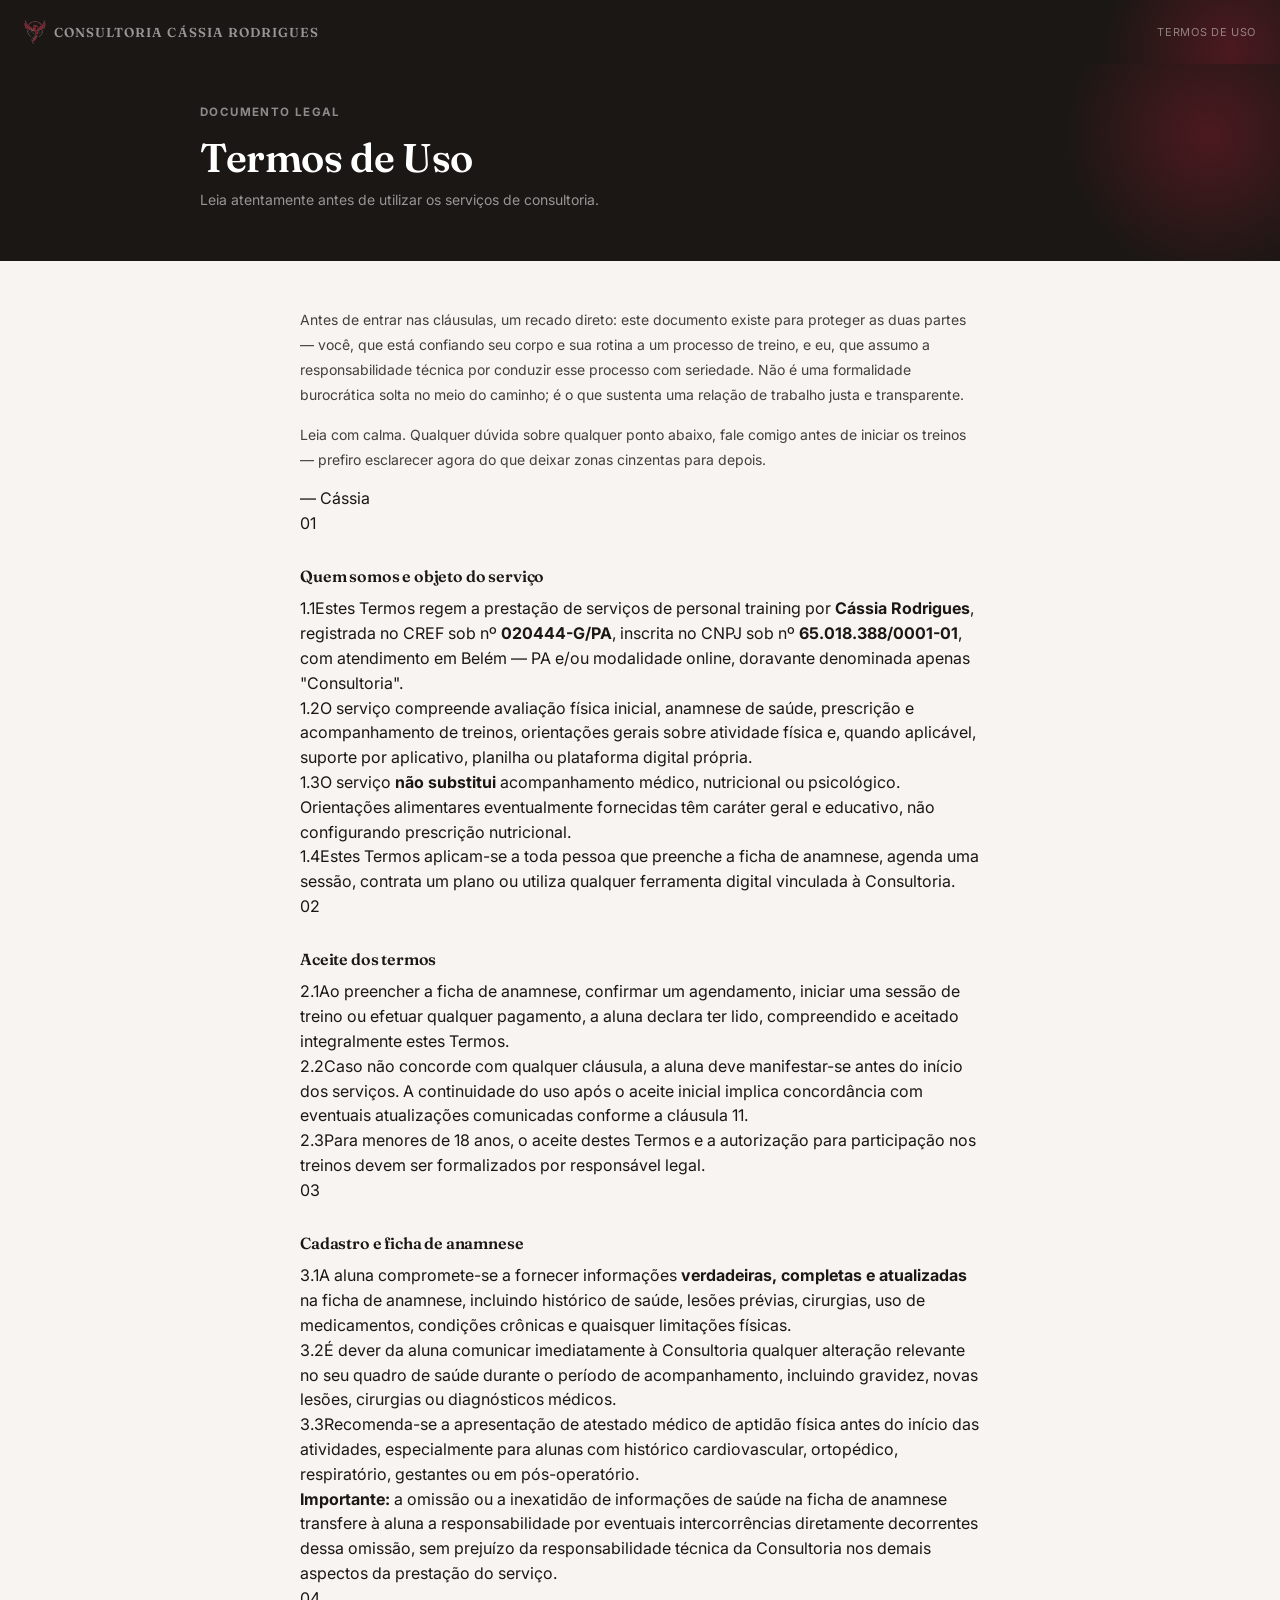
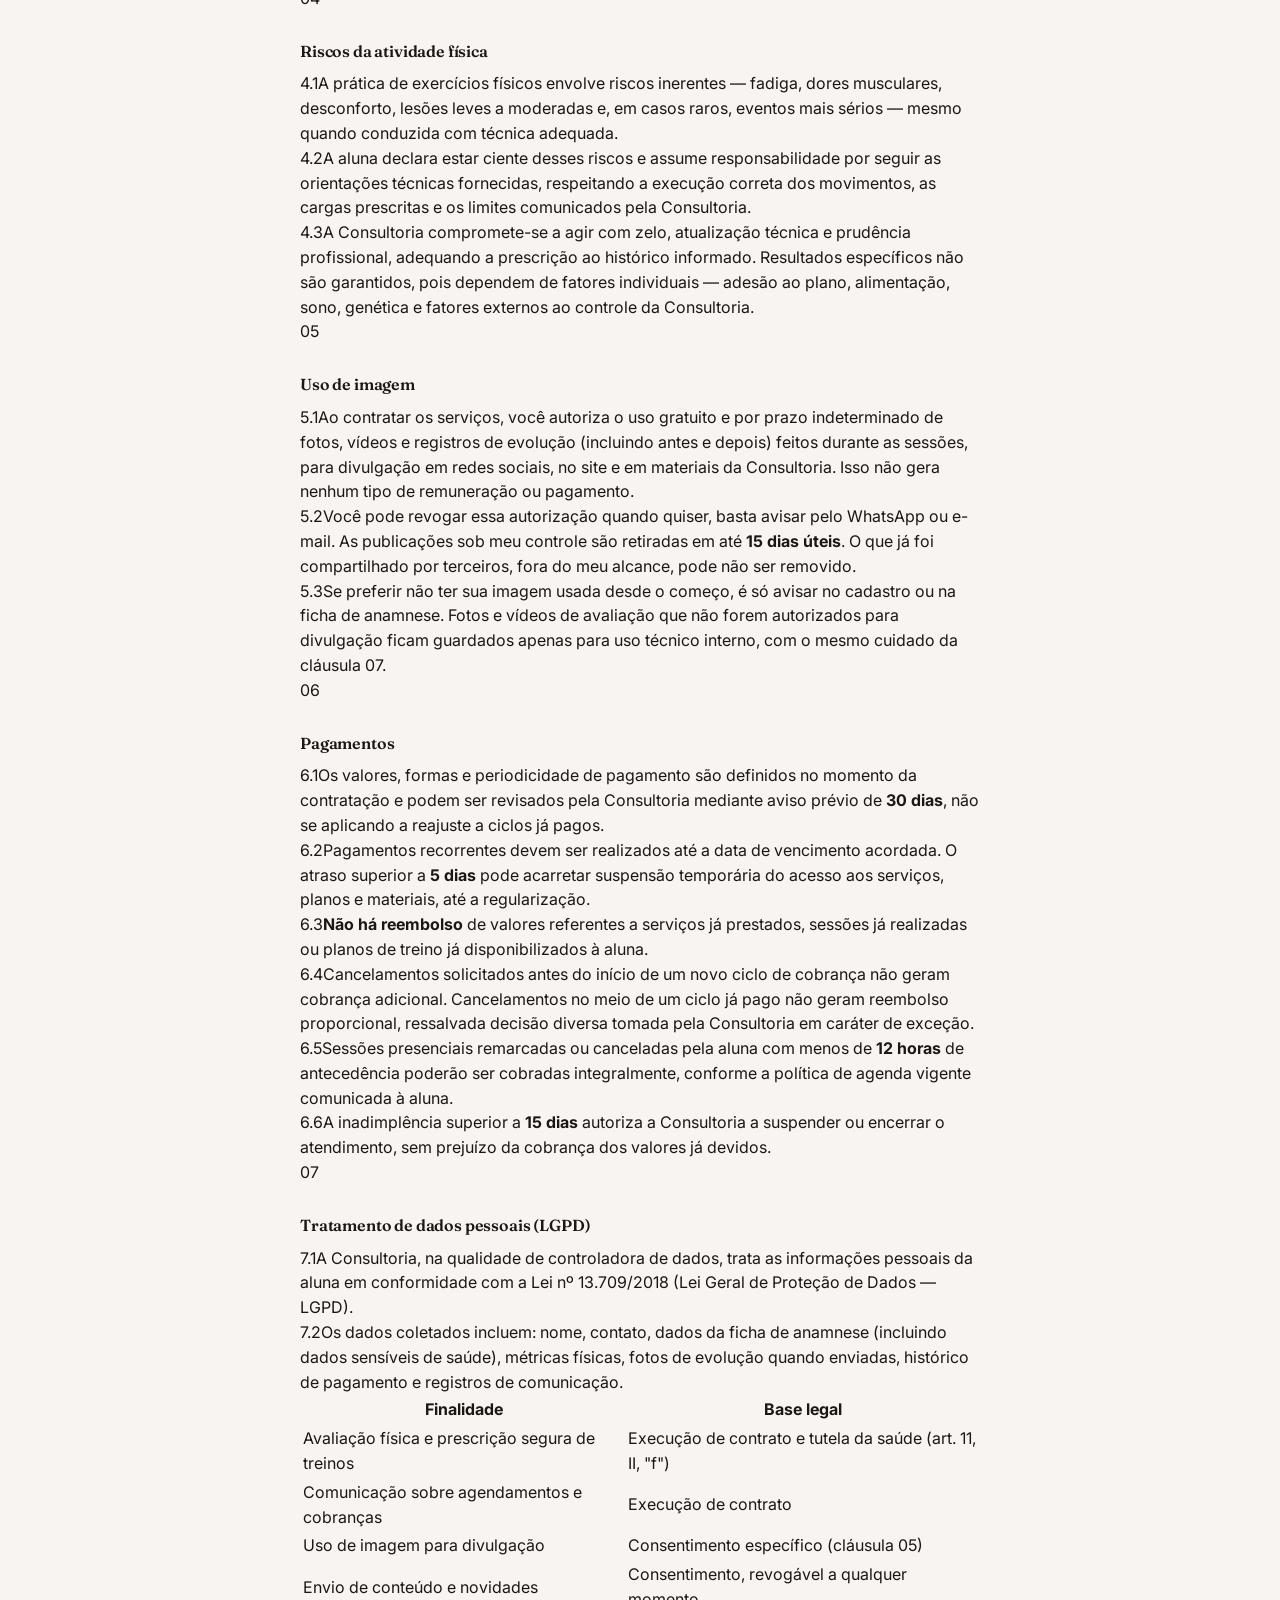
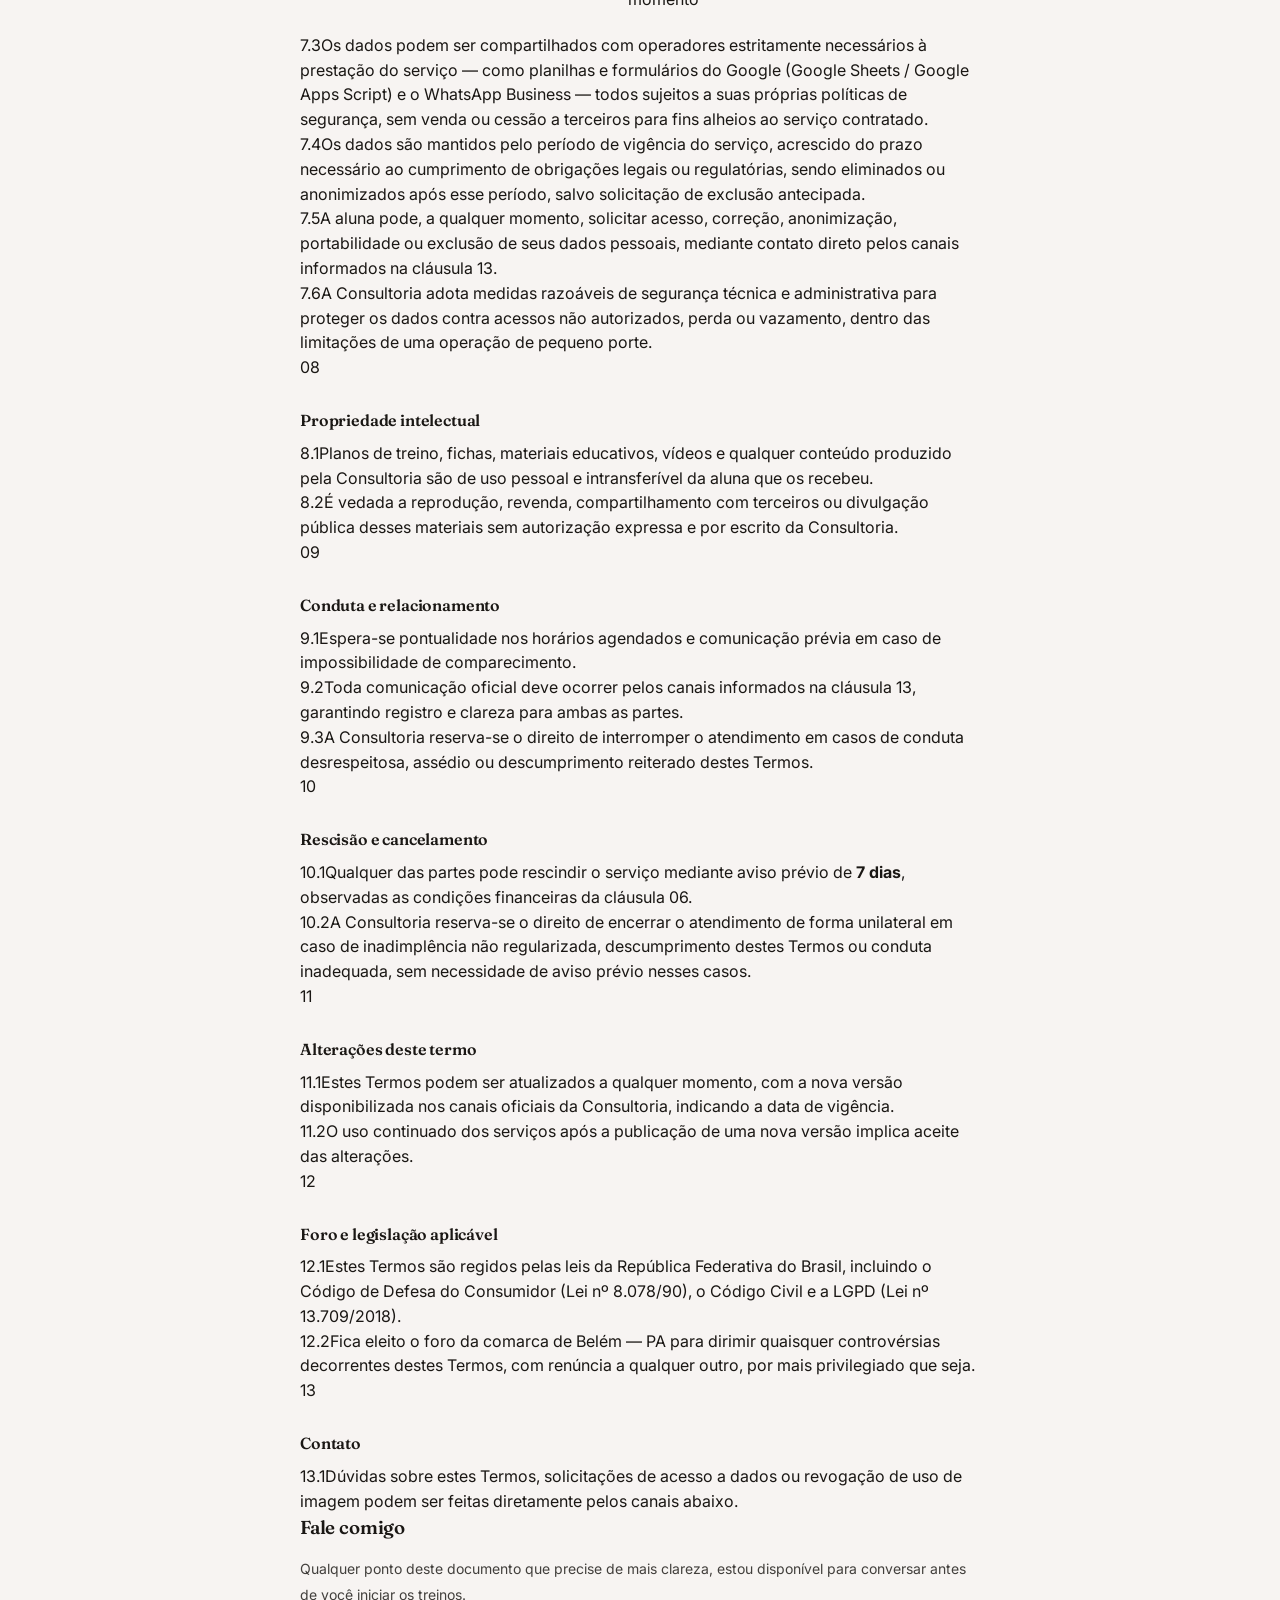
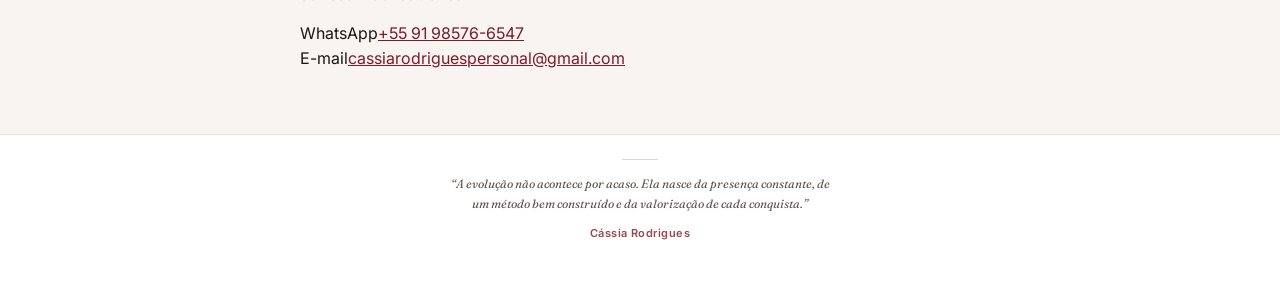
<file: termos-uso.html>
<!DOCTYPE html>
<html lang="pt-BR">
<head>
<meta charset="UTF-8">
<meta name="viewport" content="width=device-width, initial-scale=1.0">
<title>Termos de Uso — Consultoria Cássia</title>
<link rel="stylesheet" href="cassia.css">
<style>
  body { background:var(--cinza); }
  .corpo-termos { max-width:720px; margin:0 auto; padding:32px 20px 64px; }
  .corpo-termos h2 { font-size:16px; margin:28px 0 8px; color:var(--ink); }
  .corpo-termos p, .corpo-termos li { font-size:14px; line-height:1.8; color:rgba(26,23,20,.82); }
  .corpo-termos ul { padding-left:20px; }
  .corpo-termos ol { padding-left:20px; }
  .corpo-termos strong { color:var(--ink); }
</style>
</head>
<body class="cr-tela-page">
  <header class="cr-header">
    <div class="cr-marca cr-marca--clara"><img src="[data-uri]" alt="">Consultoria Cássia Rodrigues</div>
    <span style="font-size:11px; color:rgba(255,255,255,.45); letter-spacing:.06em;">TERMOS DE USO</span>
  </header>

  <div class="cr-topo-editorial" style="padding:40px 24px 50px;">
    <div class="cr-topo-inner">
      <div class="cr-eyebrow" style="color:rgba(255,255,255,.5);">Documento legal</div>
      <h1 style="font-family:var(--serif); font-size:clamp(26px,5vw,40px); color:#fff; margin:14px 0 8px;">Termos de Uso</h1>
      <p style="font-size:14px; color:rgba(255,255,255,.55); margin:0;">Leia atentamente antes de utilizar os serviços de consultoria.</p>
    </div>
  </div>

  <div class="corpo-termos" id="corpo-termos">
    

    <div class="intro-humana">
      <p>Antes de entrar nas cláusulas, um recado direto: este documento existe para proteger as duas partes — você, que está confiando seu corpo e sua rotina a um processo de treino, e eu, que assumo a responsabilidade técnica por conduzir esse processo com seriedade. Não é uma formalidade burocrática solta no meio do caminho; é o que sustenta uma relação de trabalho justa e transparente.</p>
      <p>Leia com calma. Qualquer dúvida sobre qualquer ponto abaixo, fale comigo antes de iniciar os treinos — prefiro esclarecer agora do que deixar zonas cinzentas para depois.</p>
      <div class="assinatura-intro">— Cássia</div>
    </div>

    <section class="clausula" id="c1">
      <div class="clausula-titulo"><div class="clausula-num">01</div><h2>Quem somos e objeto do serviço</h2></div>
      <div class="clausula-corpo">
        <div class="item"><span class="item-num">1.1</span><span>Estes Termos regem a prestação de serviços de personal training por <b>Cássia Rodrigues</b>, registrada no CREF sob nº <b>020444-G/PA</b>, inscrita no CNPJ sob nº <b>65.018.388/0001-01</b>, com atendimento em Belém — PA e/ou modalidade online, doravante denominada apenas "Consultoria".</span></div>
        <div class="item"><span class="item-num">1.2</span><span>O serviço compreende avaliação física inicial, anamnese de saúde, prescrição e acompanhamento de treinos, orientações gerais sobre atividade física e, quando aplicável, suporte por aplicativo, planilha ou plataforma digital própria.</span></div>
        <div class="item"><span class="item-num">1.3</span><span>O serviço <b>não substitui</b> acompanhamento médico, nutricional ou psicológico. Orientações alimentares eventualmente fornecidas têm caráter geral e educativo, não configurando prescrição nutricional.</span></div>
        <div class="item"><span class="item-num">1.4</span><span>Estes Termos aplicam-se a toda pessoa que preenche a ficha de anamnese, agenda uma sessão, contrata um plano ou utiliza qualquer ferramenta digital vinculada à Consultoria.</span></div>
      </div>
    </section>

    <section class="clausula" id="c2">
      <div class="clausula-titulo"><div class="clausula-num">02</div><h2>Aceite dos termos</h2></div>
      <div class="clausula-corpo">
        <div class="item"><span class="item-num">2.1</span><span>Ao preencher a ficha de anamnese, confirmar um agendamento, iniciar uma sessão de treino ou efetuar qualquer pagamento, a aluna declara ter lido, compreendido e aceitado integralmente estes Termos.</span></div>
        <div class="item"><span class="item-num">2.2</span><span>Caso não concorde com qualquer cláusula, a aluna deve manifestar-se antes do início dos serviços. A continuidade do uso após o aceite inicial implica concordância com eventuais atualizações comunicadas conforme a cláusula 11.</span></div>
        <div class="item"><span class="item-num">2.3</span><span>Para menores de 18 anos, o aceite destes Termos e a autorização para participação nos treinos devem ser formalizados por responsável legal.</span></div>
      </div>
    </section>

    <section class="clausula" id="c3">
      <div class="clausula-titulo"><div class="clausula-num">03</div><h2>Cadastro e ficha de anamnese</h2></div>
      <div class="clausula-corpo">
        <div class="item"><span class="item-num">3.1</span><span>A aluna compromete-se a fornecer informações <b>verdadeiras, completas e atualizadas</b> na ficha de anamnese, incluindo histórico de saúde, lesões prévias, cirurgias, uso de medicamentos, condições crônicas e quaisquer limitações físicas.</span></div>
        <div class="item"><span class="item-num">3.2</span><span>É dever da aluna comunicar imediatamente à Consultoria qualquer alteração relevante no seu quadro de saúde durante o período de acompanhamento, incluindo gravidez, novas lesões, cirurgias ou diagnósticos médicos.</span></div>
        <div class="item"><span class="item-num">3.3</span><span>Recomenda-se a apresentação de atestado médico de aptidão física antes do início das atividades, especialmente para alunas com histórico cardiovascular, ortopédico, respiratório, gestantes ou em pós-operatório.</span></div>
        <div class="destaque"><b>Importante:</b> a omissão ou a inexatidão de informações de saúde na ficha de anamnese transfere à aluna a responsabilidade por eventuais intercorrências diretamente decorrentes dessa omissão, sem prejuízo da responsabilidade técnica da Consultoria nos demais aspectos da prestação do serviço.</div>
      </div>
    </section>

    <section class="clausula" id="c4">
      <div class="clausula-titulo"><div class="clausula-num">04</div><h2>Riscos da atividade física</h2></div>
      <div class="clausula-corpo">
        <div class="item"><span class="item-num">4.1</span><span>A prática de exercícios físicos envolve riscos inerentes — fadiga, dores musculares, desconforto, lesões leves a moderadas e, em casos raros, eventos mais sérios — mesmo quando conduzida com técnica adequada.</span></div>
        <div class="item"><span class="item-num">4.2</span><span>A aluna declara estar ciente desses riscos e assume responsabilidade por seguir as orientações técnicas fornecidas, respeitando a execução correta dos movimentos, as cargas prescritas e os limites comunicados pela Consultoria.</span></div>
        <div class="item"><span class="item-num">4.3</span><span>A Consultoria compromete-se a agir com zelo, atualização técnica e prudência profissional, adequando a prescrição ao histórico informado. Resultados específicos não são garantidos, pois dependem de fatores individuais — adesão ao plano, alimentação, sono, genética e fatores externos ao controle da Consultoria.</span></div>
      </div>
    </section>

    <section class="clausula" id="c5">
      <div class="clausula-titulo"><div class="clausula-num">05</div><h2>Uso de imagem</h2></div>
      <div class="clausula-corpo">
        <div class="item"><span class="item-num">5.1</span><span>Ao contratar os serviços, você autoriza o uso gratuito e por prazo indeterminado de fotos, vídeos e registros de evolução (incluindo antes e depois) feitos durante as sessões, para divulgação em redes sociais, no site e em materiais da Consultoria. Isso não gera nenhum tipo de remuneração ou pagamento.</span></div>
        <div class="item"><span class="item-num">5.2</span><span>Você pode revogar essa autorização quando quiser, basta avisar pelo WhatsApp ou e-mail. As publicações sob meu controle são retiradas em até <b>15 dias úteis</b>. O que já foi compartilhado por terceiros, fora do meu alcance, pode não ser removido.</span></div>
        <div class="item"><span class="item-num">5.3</span><span>Se preferir não ter sua imagem usada desde o começo, é só avisar no cadastro ou na ficha de anamnese. Fotos e vídeos de avaliação que não forem autorizados para divulgação ficam guardados apenas para uso técnico interno, com o mesmo cuidado da cláusula 07.</span></div>
      </div>
    </section>

    <section class="clausula" id="c6">
      <div class="clausula-titulo"><div class="clausula-num">06</div><h2>Pagamentos</h2></div>
      <div class="clausula-corpo">
        <div class="item"><span class="item-num">6.1</span><span>Os valores, formas e periodicidade de pagamento são definidos no momento da contratação e podem ser revisados pela Consultoria mediante aviso prévio de <b>30 dias</b>, não se aplicando a reajuste a ciclos já pagos.</span></div>
        <div class="item"><span class="item-num">6.2</span><span>Pagamentos recorrentes devem ser realizados até a data de vencimento acordada. O atraso superior a <b>5 dias</b> pode acarretar suspensão temporária do acesso aos serviços, planos e materiais, até a regularização.</span></div>
        <div class="item"><span class="item-num">6.3</span><span><b>Não há reembolso</b> de valores referentes a serviços já prestados, sessões já realizadas ou planos de treino já disponibilizados à aluna.</span></div>
        <div class="item"><span class="item-num">6.4</span><span>Cancelamentos solicitados antes do início de um novo ciclo de cobrança não geram cobrança adicional. Cancelamentos no meio de um ciclo já pago não geram reembolso proporcional, ressalvada decisão diversa tomada pela Consultoria em caráter de exceção.</span></div>
        <div class="item"><span class="item-num">6.5</span><span>Sessões presenciais remarcadas ou canceladas pela aluna com menos de <b>12 horas</b> de antecedência poderão ser cobradas integralmente, conforme a política de agenda vigente comunicada à aluna.</span></div>
        <div class="item"><span class="item-num">6.6</span><span>A inadimplência superior a <b>15 dias</b> autoriza a Consultoria a suspender ou encerrar o atendimento, sem prejuízo da cobrança dos valores já devidos.</span></div>
      </div>
    </section>

    <section class="clausula" id="c7">
      <div class="clausula-titulo"><div class="clausula-num">07</div><h2>Tratamento de dados pessoais (LGPD)</h2></div>
      <div class="clausula-corpo">
        <div class="item"><span class="item-num">7.1</span><span>A Consultoria, na qualidade de controladora de dados, trata as informações pessoais da aluna em conformidade com a Lei nº 13.709/2018 (Lei Geral de Proteção de Dados — LGPD).</span></div>
        <div class="item"><span class="item-num">7.2</span><span>Os dados coletados incluem: nome, contato, dados da ficha de anamnese (incluindo dados sensíveis de saúde), métricas físicas, fotos de evolução quando enviadas, histórico de pagamento e registros de comunicação.</span></div>

        <table class="dados">
          <tr><th>Finalidade</th><th>Base legal</th></tr>
          <tr><td>Avaliação física e prescrição segura de treinos</td><td>Execução de contrato e tutela da saúde (art. 11, II, "f")</td></tr>
          <tr><td>Comunicação sobre agendamentos e cobranças</td><td>Execução de contrato</td></tr>
          <tr><td>Uso de imagem para divulgação</td><td>Consentimento específico (cláusula 05)</td></tr>
          <tr><td>Envio de conteúdo e novidades</td><td>Consentimento, revogável a qualquer momento</td></tr>
        </table>

        <div class="item" style="margin-top:18px"><span class="item-num">7.3</span><span>Os dados podem ser compartilhados com operadores estritamente necessários à prestação do serviço — como planilhas e formulários do Google (Google Sheets / Google Apps Script) e o WhatsApp Business — todos sujeitos a suas próprias políticas de segurança, sem venda ou cessão a terceiros para fins alheios ao serviço contratado.</span></div>
        <div class="item"><span class="item-num">7.4</span><span>Os dados são mantidos pelo período de vigência do serviço, acrescido do prazo necessário ao cumprimento de obrigações legais ou regulatórias, sendo eliminados ou anonimizados após esse período, salvo solicitação de exclusão antecipada.</span></div>
        <div class="item"><span class="item-num">7.5</span><span>A aluna pode, a qualquer momento, solicitar acesso, correção, anonimização, portabilidade ou exclusão de seus dados pessoais, mediante contato direto pelos canais informados na cláusula 13.</span></div>
        <div class="item"><span class="item-num">7.6</span><span>A Consultoria adota medidas razoáveis de segurança técnica e administrativa para proteger os dados contra acessos não autorizados, perda ou vazamento, dentro das limitações de uma operação de pequeno porte.</span></div>
      </div>
    </section>

    <section class="clausula" id="c8">
      <div class="clausula-titulo"><div class="clausula-num">08</div><h2>Propriedade intelectual</h2></div>
      <div class="clausula-corpo">
        <div class="item"><span class="item-num">8.1</span><span>Planos de treino, fichas, materiais educativos, vídeos e qualquer conteúdo produzido pela Consultoria são de uso pessoal e intransferível da aluna que os recebeu.</span></div>
        <div class="item"><span class="item-num">8.2</span><span>É vedada a reprodução, revenda, compartilhamento com terceiros ou divulgação pública desses materiais sem autorização expressa e por escrito da Consultoria.</span></div>
      </div>
    </section>

    <section class="clausula" id="c9">
      <div class="clausula-titulo"><div class="clausula-num">09</div><h2>Conduta e relacionamento</h2></div>
      <div class="clausula-corpo">
        <div class="item"><span class="item-num">9.1</span><span>Espera-se pontualidade nos horários agendados e comunicação prévia em caso de impossibilidade de comparecimento.</span></div>
        <div class="item"><span class="item-num">9.2</span><span>Toda comunicação oficial deve ocorrer pelos canais informados na cláusula 13, garantindo registro e clareza para ambas as partes.</span></div>
        <div class="item"><span class="item-num">9.3</span><span>A Consultoria reserva-se o direito de interromper o atendimento em casos de conduta desrespeitosa, assédio ou descumprimento reiterado destes Termos.</span></div>
      </div>
    </section>

    <section class="clausula" id="c10">
      <div class="clausula-titulo"><div class="clausula-num">10</div><h2>Rescisão e cancelamento</h2></div>
      <div class="clausula-corpo">
        <div class="item"><span class="item-num">10.1</span><span>Qualquer das partes pode rescindir o serviço mediante aviso prévio de <b>7 dias</b>, observadas as condições financeiras da cláusula 06.</span></div>
        <div class="item"><span class="item-num">10.2</span><span>A Consultoria reserva-se o direito de encerrar o atendimento de forma unilateral em caso de inadimplência não regularizada, descumprimento destes Termos ou conduta inadequada, sem necessidade de aviso prévio nesses casos.</span></div>
      </div>
    </section>

    <section class="clausula" id="c11">
      <div class="clausula-titulo"><div class="clausula-num">11</div><h2>Alterações deste termo</h2></div>
      <div class="clausula-corpo">
        <div class="item"><span class="item-num">11.1</span><span>Estes Termos podem ser atualizados a qualquer momento, com a nova versão disponibilizada nos canais oficiais da Consultoria, indicando a data de vigência.</span></div>
        <div class="item"><span class="item-num">11.2</span><span>O uso continuado dos serviços após a publicação de uma nova versão implica aceite das alterações.</span></div>
      </div>
    </section>

    <section class="clausula" id="c12">
      <div class="clausula-titulo"><div class="clausula-num">12</div><h2>Foro e legislação aplicável</h2></div>
      <div class="clausula-corpo">
        <div class="item"><span class="item-num">12.1</span><span>Estes Termos são regidos pelas leis da República Federativa do Brasil, incluindo o Código de Defesa do Consumidor (Lei nº 8.078/90), o Código Civil e a LGPD (Lei nº 13.709/2018).</span></div>
        <div class="item"><span class="item-num">12.2</span><span>Fica eleito o foro da comarca de Belém — PA para dirimir quaisquer controvérsias decorrentes destes Termos, com renúncia a qualquer outro, por mais privilegiado que seja.</span></div>
      </div>
    </section>

    <section class="clausula" id="c13" style="border-bottom:none;">
      <div class="clausula-titulo"><div class="clausula-num">13</div><h2>Contato</h2></div>
      <div class="clausula-corpo">
        <div class="item"><span class="item-num">13.1</span><span>Dúvidas sobre estes Termos, solicitações de acesso a dados ou revogação de uso de imagem podem ser feitas diretamente pelos canais abaixo.</span></div>
      </div>
    </section>

    <div class="encerramento">
      <h3>Fale comigo</h3>
      <p>Qualquer ponto deste documento que precise de mais clareza, estou disponível para conversar antes de você iniciar os treinos.</p>
      <div class="contatos">
        <div class="contato-item"><span>WhatsApp</span><a href="https://wa.me/5591985766547" target="_blank">+55 91 98576-6547</a></div>
        <div class="contato-item"><span>E-mail</span><a href="mailto:cassiarodriguespersonal@gmail.com">cassiarodriguespersonal@gmail.com</a></div>
      </div>
    </div>

  
  </div>

  <div style="text-align:center; padding:24px 20px 40px; background:#fff; border-top:1px solid var(--borda);">
    <div class="cr-lema cr-lema--claro">
      <div class="cr-lema-linha"></div>
      <p class="cr-lema-texto">&ldquo;A evolução não acontece por acaso. Ela nasce da presença constante, de um método bem construído e da valorização de cada conquista.&rdquo;</p>
      <p class="cr-lema-assinatura">Cássia Rodrigues</p>
    </div>
  </div>
</body>
</html>
</file>
<file: cassia.css>
/* ================================================================
   cassia.css — Design System · Consultoria Cássia Rodrigues
   Inclua este arquivo em TODAS as telas da aluna.
   <link rel="stylesheet" href="cassia.css">
   ================================================================ */

@import url('https://fonts.googleapis.com/css2?family=Fraunces:opsz,ital,wght@9..144,0,400;9..144,0,500;9..144,0,600;9..144,0,700;9..144,1,400;9..144,1,600&family=Inter:wght@400;500;600;700&family=JetBrains+Mono:wght@400;500&display=swap');

/* ── TOKENS ──────────────────────────────────────────────────── */
:root {
  /* Paleta */
  --preto:         #1A1714;
  --branco:        #FFFFFF;
  --cinza:         #F7F4F2;
  --bordo:         #7C1B2A;
  --bordo-hover:   #931F30;
  --bordo-suave:   #F4E7E9;
  --bordo-linha:   #E7D4D7;
  --verde:         #3E6650;
  --verde-suave:   #DEEAE1;
  --alerta:        #A8591C;
  --alerta-suave:  #F4E6D7;
  --borda:         rgba(26,23,20,.10);
  --borda-forte:   rgba(26,23,20,.20);

  /* Texto */
  --ink:       #1A1714;
  --ink-soft:  #5E5650;
  --ink-terc:  rgba(26,23,20,.42);

  /* Tipografia */
  --serif: 'Fraunces', Georgia, serif;
  --sans:  'Inter', system-ui, -apple-system, sans-serif;
  --mono:  'JetBrains Mono', 'Courier New', monospace;

  /* Forma */
  --radius:    16px;
  --radius-sm: 10px;
  --radius-xs: 7px;
  --shadow-float: 0 30px 80px -20px rgba(0,0,0,.45);
  --shadow-card:  0 1px 2px rgba(26,23,20,.04), 0 8px 24px rgba(26,23,20,.07);

  /* Lema oficial */
  --lema: '"A evolução não acontece por acaso. Ela nasce da presença constante, de um método bem construído e da valorização de cada conquista."';
}

/* ── RESET ────────────────────────────────────────────────────── */
*, *::before, *::after { box-sizing: border-box; }
html, body { margin: 0; padding: 0; }
body {
  font-family: var(--sans);
  color: var(--ink);
  line-height: 1.55;
  -webkit-font-smoothing: antialiased;
}
h1, h2, h3, h4 {
  font-family: var(--serif);
  font-weight: 600;
  margin: 0;
  letter-spacing: -.01em;
}
button { font-family: var(--sans); cursor: pointer; }
a { color: var(--bordo); }
::selection { background: var(--bordo); color: var(--branco); }

/* ── MARCA (nome + subtítulo) ─────────────────────────────────── */
.cr-marca {
  font-family: var(--serif);
  font-size: 13px;
  color: var(--bordo);
  text-transform: uppercase;
  letter-spacing: .08em;
  font-weight: 600;
  display: flex;
  align-items: center;
  gap: 8px;
}
.cr-marca img { width: 22px; height: auto; }
.cr-marca--clara { color: rgba(255,255,255,.55); }
.cr-marca--titulo {
  font-family: var(--serif);
  font-size: 17px;
  color: var(--branco);
  font-weight: 600;
}
.cr-marca--titulo span {
  display: block;
  font-family: var(--sans);
  font-weight: 400;
  font-size: 11px;
  color: rgba(255,255,255,.5);
  margin-top: 2px;
  letter-spacing: 0;
  text-transform: none;
}

/* ── LAYOUTS BASE ─────────────────────────────────────────────── */

/* Tela centralizada — fundo escuro (login, contrato, check-in) */
.cr-tela-central {
  background: var(--preto);
  min-height: 100vh;
  display: flex;
  flex-direction: column;
  align-items: center;
  justify-content: center;
  padding: 28px 20px;
  position: relative;
  overflow: hidden;
}
.cr-tela-central::before {
  content: '';
  position: absolute;
  top: -140px; left: 50%;
  transform: translateX(-50%);
  width: 540px; height: 540px;
  border-radius: 50%;
  background: radial-gradient(circle, rgba(124,27,42,.42), transparent 68%);
  pointer-events: none;
}

/* Tela de conteúdo corrido — fundo cinza (fotos, termos, anamnese) */
.cr-tela-page {
  background: var(--cinza);
  min-height: 100vh;
}

/* Cabeçalho de página escuro */
.cr-header {
  background: var(--preto);
  color: var(--branco);
  padding: 20px 24px;
  display: flex;
  align-items: center;
  justify-content: space-between;
  flex-wrap: wrap;
  gap: 12px;
  position: relative;
  overflow: hidden;
}
.cr-header::after {
  content: '';
  position: absolute;
  right: -80px; top: -80px;
  width: 260px; height: 260px;
  border-radius: 50%;
  background: radial-gradient(circle, rgba(124,27,42,.5), transparent 70%);
  pointer-events: none;
}
.cr-header > * { position: relative; z-index: 1; }

/* Topo editorial largo (termos, relatório) */
.cr-topo-editorial {
  background: var(--preto);
  color: var(--branco);
  padding: 52px 24px 60px;
  position: relative;
  overflow: hidden;
}
.cr-topo-editorial::after {
  content: '';
  position: absolute;
  right: -80px; top: -80px;
  width: 300px; height: 300px;
  border-radius: 50%;
  background: radial-gradient(circle, rgba(124,27,42,.5), transparent 70%);
  pointer-events: none;
}
.cr-topo-inner {
  max-width: 880px;
  margin: 0 auto;
  position: relative;
  z-index: 1;
}
.cr-topo-editorial h1 {
  font-size: clamp(28px, 5vw, 44px);
  line-height: 1.12;
  margin-top: 22px;
}

/* ── CARTÃO ────────────────────────────────────────────────────── */
.cr-cartao {
  position: relative; z-index: 1;
  background: var(--branco);
  width: 100%;
  border-radius: 20px;
  box-shadow: var(--shadow-float);
  overflow: hidden;
}
.cr-cartao--sm { max-width: 400px; }
.cr-cartao--md { max-width: 480px; }
.cr-cartao--lg { max-width: 560px; }
.cr-cartao-topo  { padding: 30px 30px 22px; }
.cr-cartao-corpo { padding: 0 30px 30px; }

/* ── TIPOGRAFIA AUXILIAR ────────────────────────────────────────── */
.cr-eyebrow {
  font-size: .72rem;
  letter-spacing: .12em;
  text-transform: uppercase;
  color: var(--bordo);
  font-weight: 700;
  margin-bottom: .5rem;
}
.cr-titulo-secao {
  font-size: 11px;
  font-weight: 700;
  text-transform: uppercase;
  letter-spacing: .06em;
  color: var(--bordo);
  margin-bottom: 12px;
}

/* ── CAMPOS ────────────────────────────────────────────────────── */
.cr-field { margin-bottom: 18px; }
.cr-field label,
.cr-field legend {
  display: block;
  font-size: .84rem;
  font-weight: 600;
  color: var(--ink-soft);
  margin-bottom: 7px;
}
.cr-field legend { padding: 0; border: none; }
.cr-field .cr-hint {
  font-size: .76rem;
  color: var(--ink-terc);
  margin-top: .35rem;
}

input[type=text], input[type=email], input[type=tel],
input[type=number], input[type=date], input[type=password],
textarea, select {
  width: 100%;
  padding: .75rem .9rem;
  border: 1px solid var(--borda);
  border-radius: var(--radius-xs);
  background: var(--cinza);
  font-family: var(--sans);
  font-size: .93rem;
  color: var(--ink);
  transition: border-color .15s, box-shadow .15s;
  -webkit-appearance: none;
  appearance: none;
}
textarea { min-height: 88px; resize: vertical; }
input:focus, textarea:focus, select:focus {
  outline: none;
  border-color: var(--bordo);
  box-shadow: 0 0 0 3px rgba(124,27,42,.12);
}
input[type=password] { font-family: var(--mono); letter-spacing: .05em; }

/* ── BOTÕES ─────────────────────────────────────────────────────── */
.cr-btn {
  display: inline-flex;
  align-items: center;
  justify-content: center;
  gap: 7px;
  border: none;
  padding: 13px 22px;
  border-radius: var(--radius-sm);
  font-family: var(--sans);
  font-weight: 600;
  font-size: .9rem;
  cursor: pointer;
  transition: background .15s, transform .1s;
  text-decoration: none;
  white-space: nowrap;
}
.cr-btn--full  { width: 100%; }
.cr-btn:active { transform: scale(.98); }

.cr-btn--primario { background: var(--bordo); color: var(--branco); }
.cr-btn--primario:hover { background: var(--bordo-hover); }
.cr-btn--primario:disabled { opacity: .4; cursor: default; transform: none; }

.cr-btn--ghost {
  background: none;
  border: 1px solid var(--borda);
  color: var(--ink-soft);
}
.cr-btn--ghost:hover { border-color: var(--bordo); color: var(--bordo); }

.cr-btn--ok { background: var(--verde); color: var(--branco); }

.cr-btn--sm  { padding: 9px 16px;  font-size: .82rem; }
.cr-btn--lg  { padding: 15px 22px; font-size: .95rem; }

/* ── BADGES ───────────────────────────────────────────────────── */
.cr-badge {
  display: inline-flex;
  align-items: center;
  gap: 5px;
  padding: 4px 10px;
  border-radius: 20px;
  font-size: 11.5px;
  font-weight: 600;
}
.cr-badge--ok     { background: var(--verde-suave);  color: var(--verde); }
.cr-badge--alerta { background: var(--alerta-suave); color: var(--alerta); }
.cr-badge--bordo  { background: var(--bordo-suave);  color: var(--bordo); }

/* ── LEMA / RODAPÉ ────────────────────────────────────────────── */
.cr-lema {
  text-align: center;
  padding: 0 20px 4px;
  position: relative; z-index: 1;
}
.cr-lema-linha {
  width: 36px; height: 1px;
  background: rgba(124,27,42,.55);
  margin: 0 auto 14px;
}
.cr-lema-texto {
  font-family: var(--serif);
  font-style: italic;
  font-size: 12px;
  line-height: 1.65;
  color: rgba(255,255,255,.48);
  max-width: 380px;
  margin: 0 auto 6px;
}
.cr-lema-assinatura {
  font-size: 11px;
  font-weight: 600;
  color: rgba(124,27,42,.75);
  letter-spacing: .04em;
}
/* variante clara (sobre fundo branco/cinza) */
.cr-lema--claro .cr-lema-linha       { background: var(--bordo-linha); }
.cr-lema--claro .cr-lema-texto       { color: var(--ink-soft); }
.cr-lema--claro .cr-lema-assinatura  { color: var(--bordo); opacity: .8; }

/* ── UTILIDADES ───────────────────────────────────────────────── */
.cr-sep { border: none; border-top: 1px solid var(--borda); margin: 20px 0; }

.cr-resumo {
  background: var(--cinza);
  border-radius: var(--radius-sm);
  padding: 13px 15px;
  font-size: 13px;
  margin-bottom: 18px;
}
.cr-resumo-linha {
  display: flex;
  justify-content: space-between;
  padding: 4px 0;
}
.cr-resumo-linha span:first-child { color: var(--ink-soft); }
.cr-resumo-linha span:last-child  { font-weight: 600; }

/* ── ANIMAÇÕES ────────────────────────────────────────────────── */
@keyframes cr-rise {
  from { opacity: 0; transform: translateY(10px); }
  to   { opacity: 1; transform: translateY(0); }
}
.cr-animar { animation: cr-rise .38s ease both; }

@keyframes cr-tremer {
  25%  { transform: translateX(-6px); }
  50%  { transform: translateX(6px); }
  75%  { transform: translateX(-4px); }
  100% { transform: translateX(0); }
}
.cr-tremer { animation: cr-tremer .38s ease; }

/* ── RESPONSIVO ───────────────────────────────────────────────── */
@media (max-width: 640px) {
  .cr-cartao-topo,
  .cr-cartao-corpo { padding-left: 22px; padding-right: 22px; }
  .cr-topo-editorial { padding: 38px 20px 44px; }
}
@media (max-width: 420px) {
  .cr-cartao--md,
  .cr-cartao--lg { border-radius: 14px; }
}
@media (prefers-reduced-motion: reduce) {
  .cr-animar, .cr-tremer { animation: none; }
}
</file>
